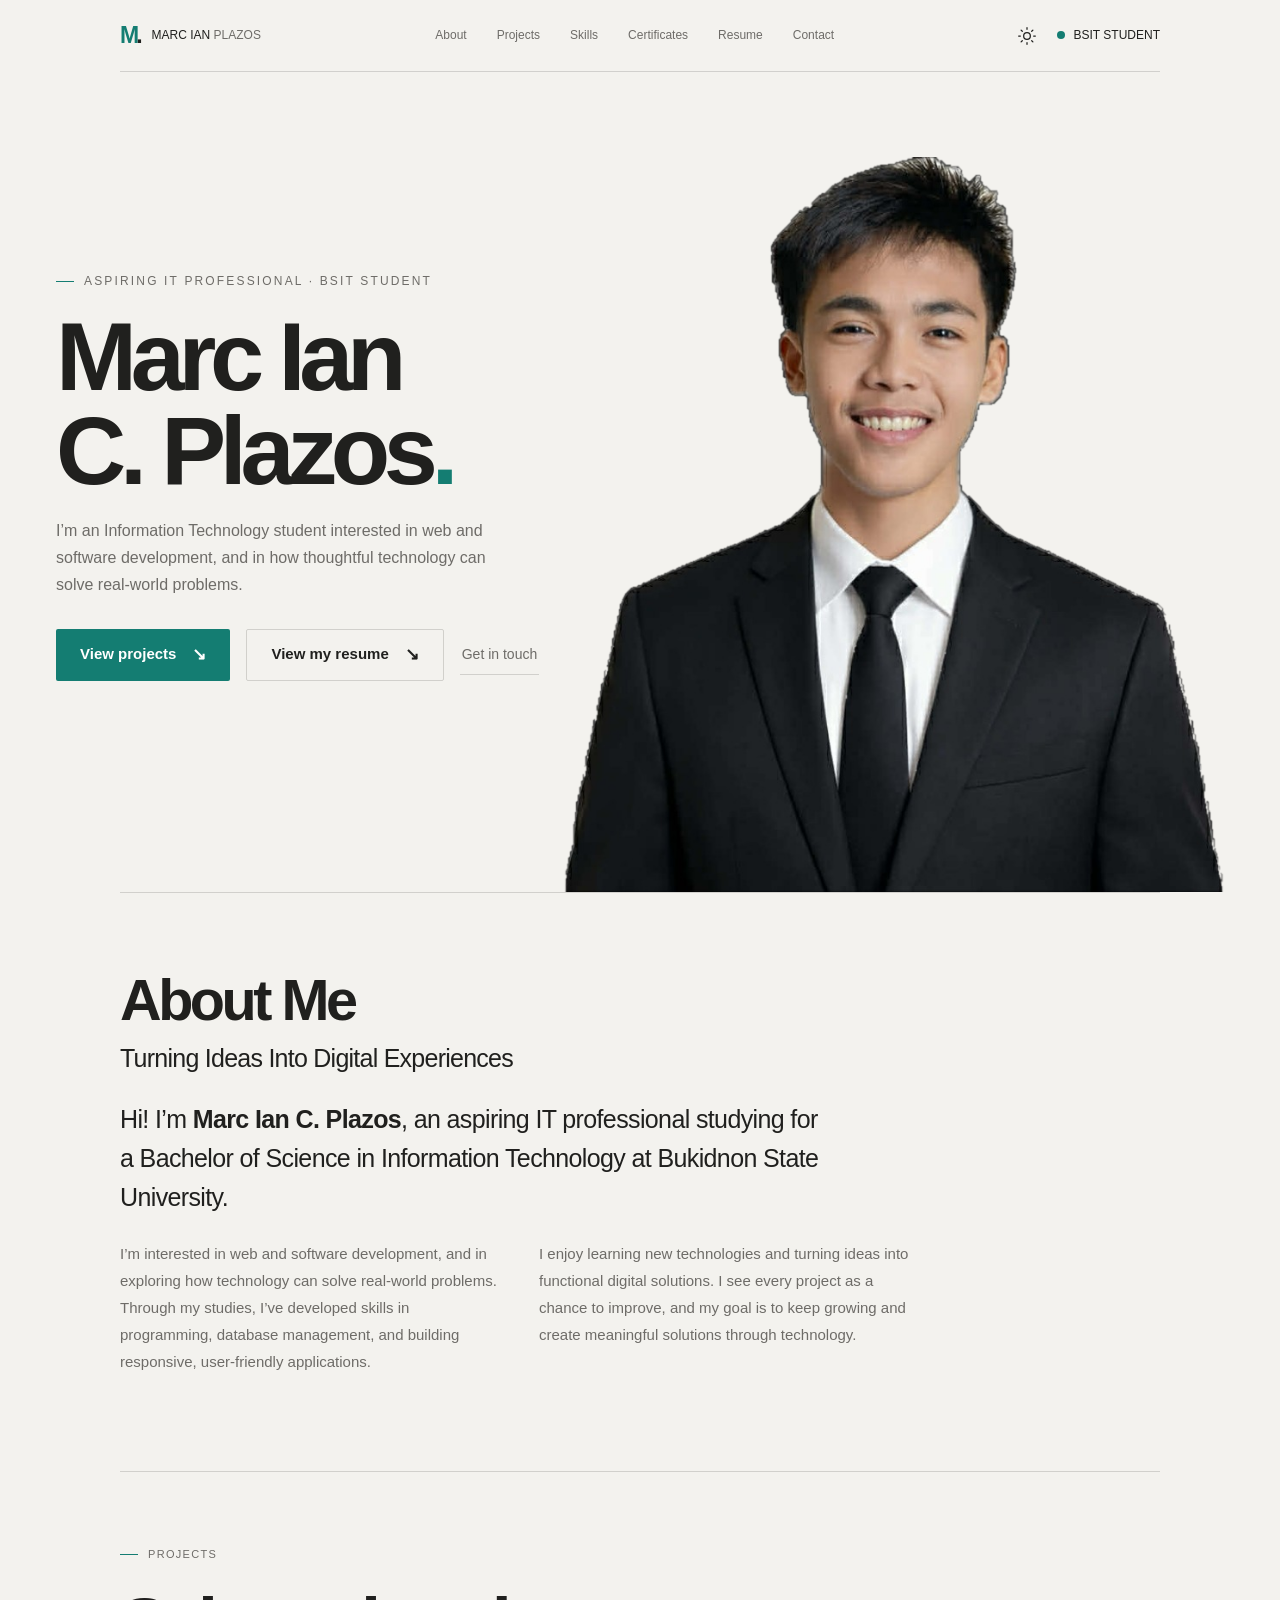
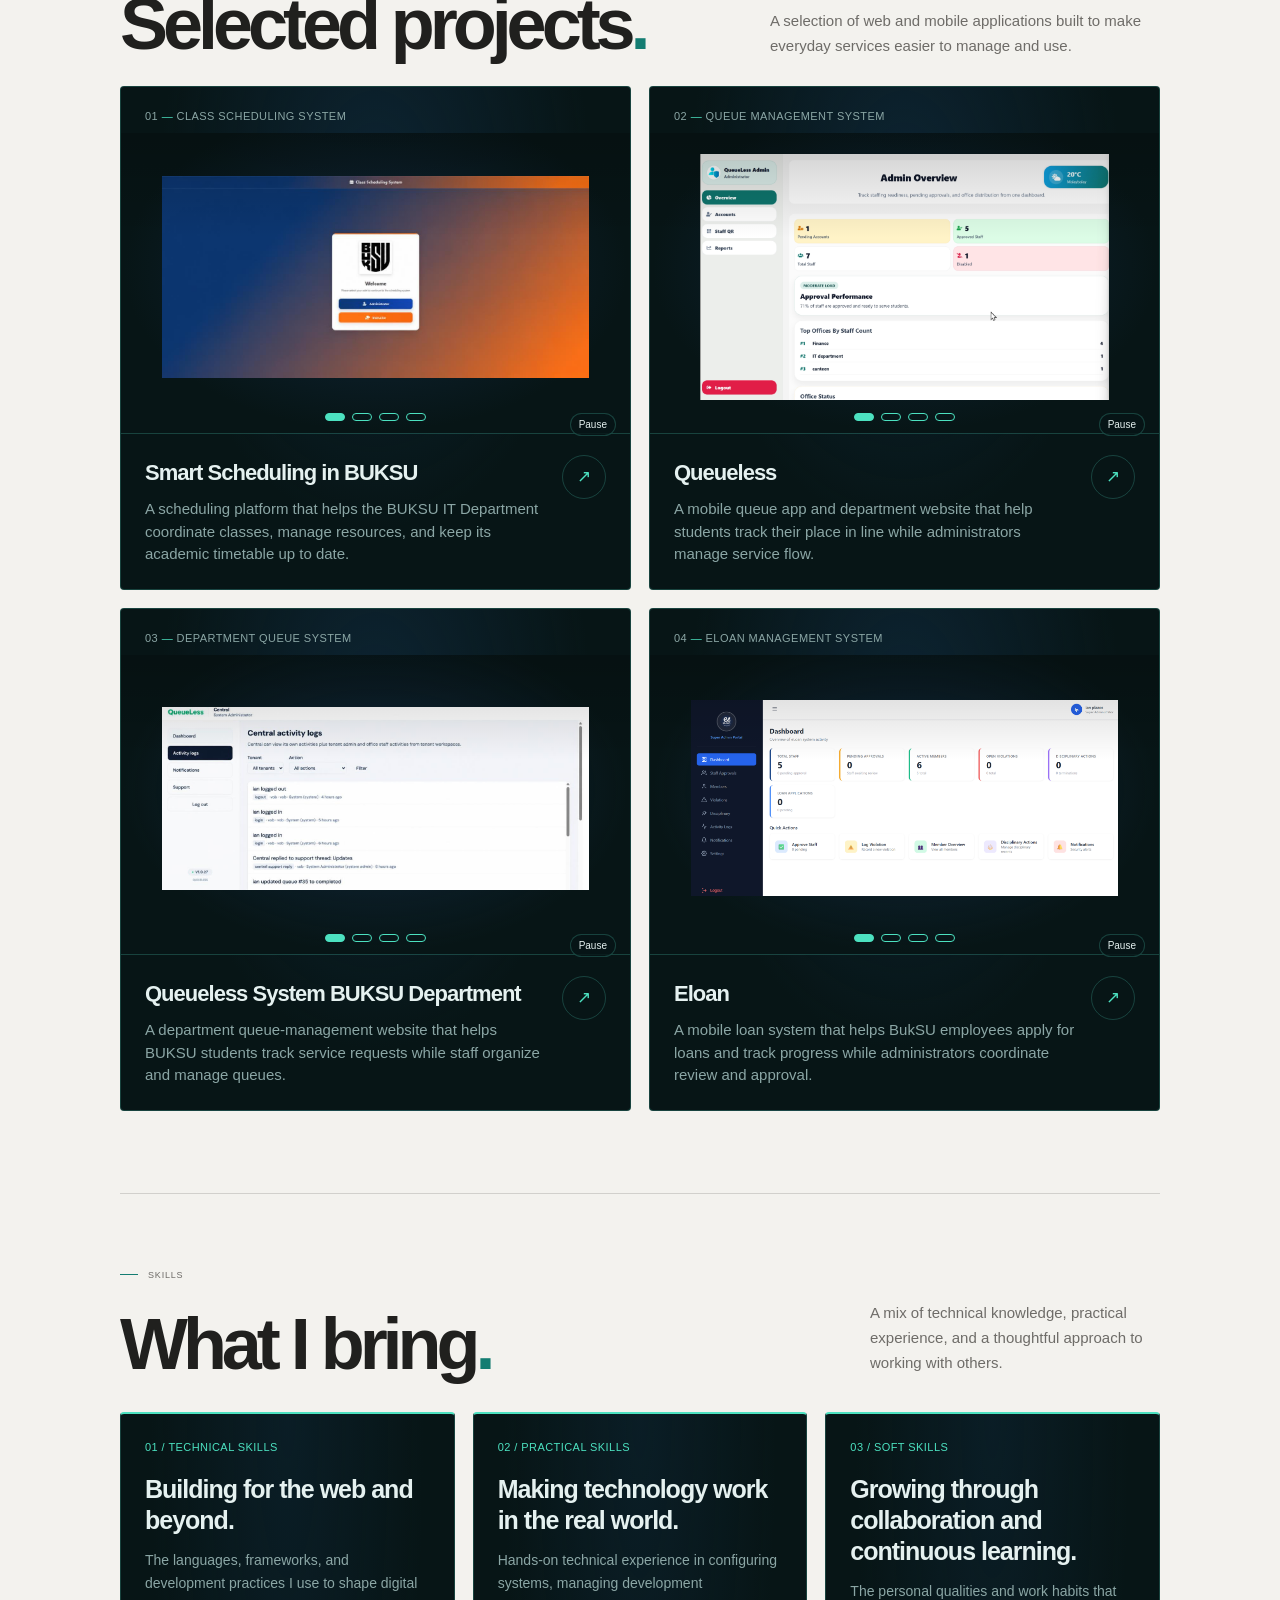
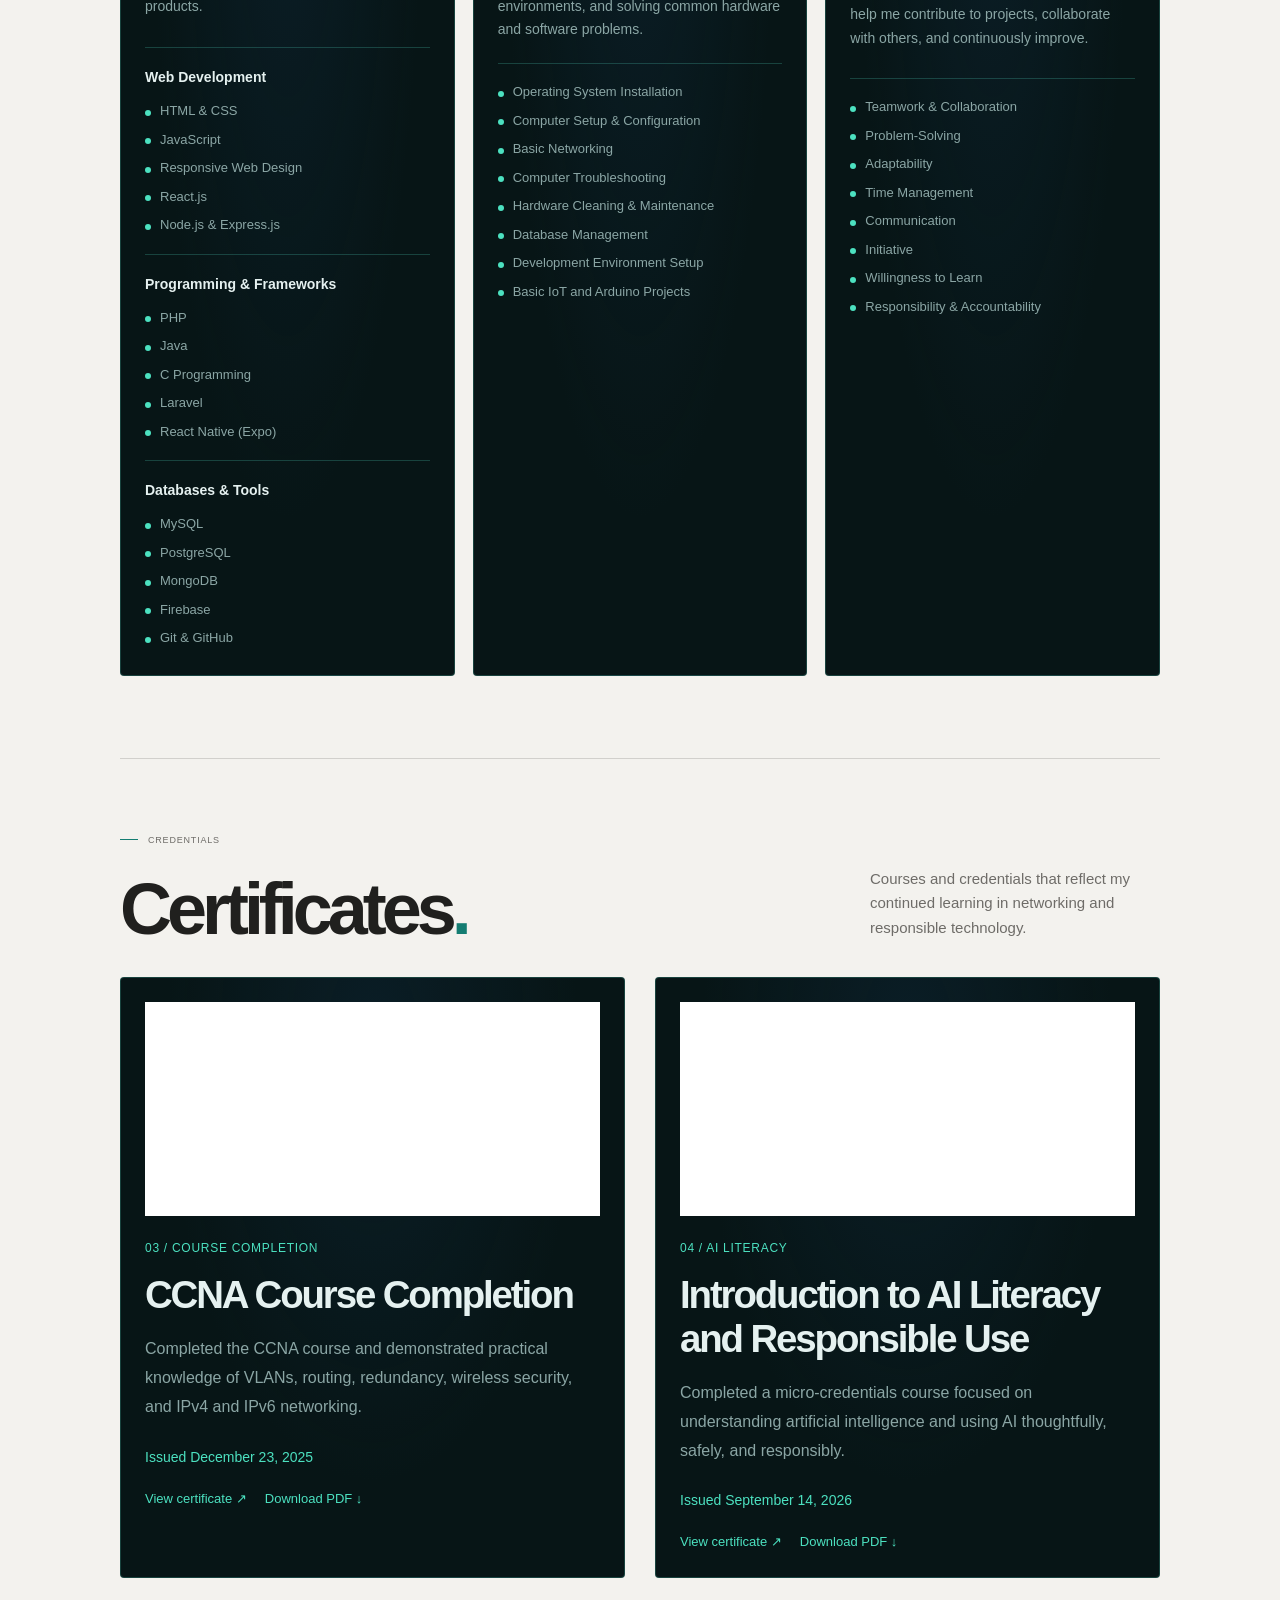
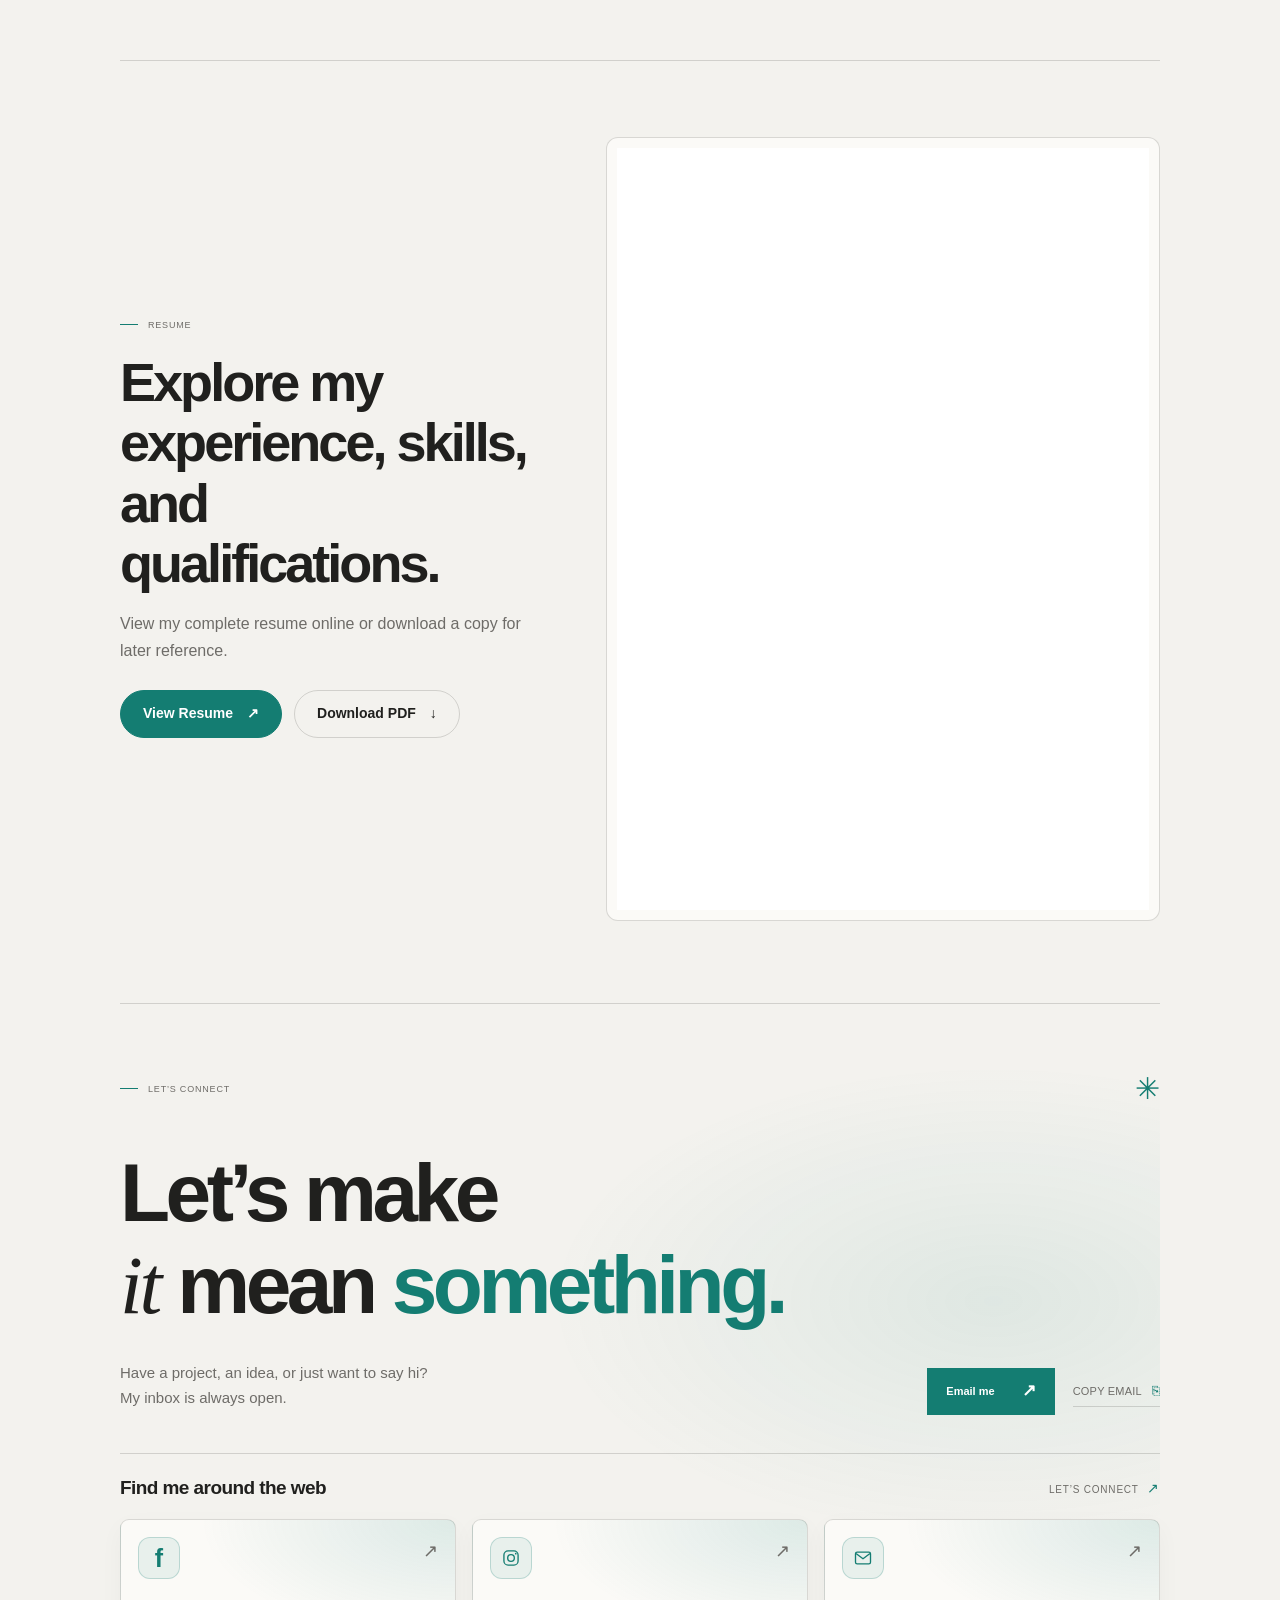
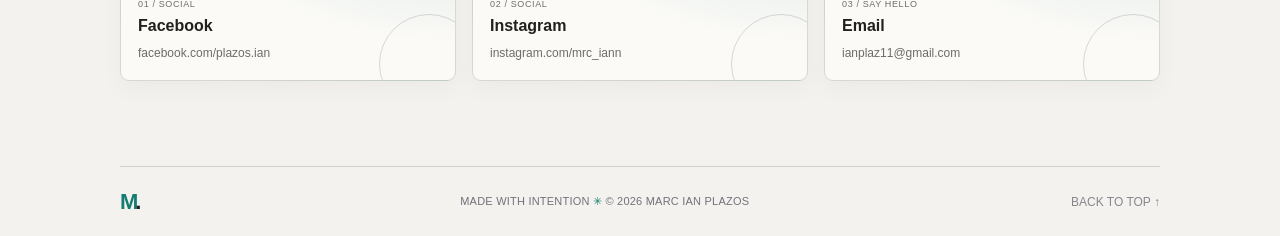
<file: Portfolio/index.html>
<!doctype html>
<html lang="en">
  <head>
    <meta charset="utf-8">
    <meta name="viewport" content="width=device-width, initial-scale=1">
    <meta name="theme-color" content="#f3f2ee">
    <meta name="description" content="The portfolio of Marc Ian C. Plazos, an Information Technology student interested in web development and practical digital solutions.">
    <title>Marc Ian C. Plazos — IT Student</title>
    <link rel="stylesheet" href="style.css">
    <script src="script.js" defer></script>
  </head>
  <body>
    <a class="skip-link" href="#main-content">Skip to content</a>
    <header class="site-header">
      <a class="brand" href="#home" aria-label="Marc Ian Plazos, home">
        <span class="brand-mark">M<span>.</span></span>
        <span class="brand-name">MARC IAN <span>PLAZOS</span></span>
      </a>
      <nav class="main-nav" id="main-nav" aria-label="Main navigation">
        <a href="#about">About</a>
        <a href="#projects">Projects</a>
        <a href="#skills">Skills</a>
        <a href="#certificates">Certificates</a>
        <a href="#resume">Resume</a>
        <a href="#contact">Contact</a>
      </nav>
      <div class="header-actions">
        <button class="icon-button theme-toggle" type="button" aria-label="Switch to light theme" title="Toggle color theme">
          <svg class="sun-icon" viewBox="0 0 24 24" aria-hidden="true"><circle cx="12" cy="12" r="4"></circle><path d="M12 2v2m0 16v2M4.93 4.93l1.42 1.42m11.3 11.3 1.42 1.42M2 12h2m16 0h2M4.93 19.07l1.42-1.42m11.3-11.3 1.42-1.42"></path></svg>
        </button>
        <a class="availability" href="#about"><span class="status-dot"></span> BSIT STUDENT</a>
        <button class="icon-button menu-toggle" type="button" aria-label="Open navigation menu" aria-expanded="false" aria-controls="main-nav">
          <span></span><span></span>
        </button>
      </div>
    </header>

    <main id="main-content">
      <section class="hero section-shell" id="home">
        <div class="hero-copy">
          <p class="eyebrow"><span class="eyebrow-line"></span> ASPIRING IT PROFESSIONAL · BSIT STUDENT</p>
          <h1>Marc Ian<br>C. Plazos<span class="accent-period">.</span></h1>
          <p class="hero-description">I’m an Information Technology student interested in web and software development, and in how thoughtful technology can solve real-world problems.</p>
          <div class="hero-actions">
            <a class="button button-primary" href="#projects">View projects <span aria-hidden="true">↘</span></a>
            <a class="button button-secondary" href="#resume">View my resume <span aria-hidden="true">↘</span></a>
            <a class="hero-contact-link" href="#contact">Get in touch</a>
          </div>
        </div>

        <figure class="hero-photo">
          <img src="assets/profile-photo.png" alt="Marc Ian Plazos">
        </figure>

        <a class="scroll-cue" href="#projects"><span class="scroll-line"></span> SCROLL TO EXPLORE</a>
      </section>

      <section class="about-section section-shell" id="about" aria-labelledby="about-heading">
        <div class="about-layout">
          <div class="about-content" data-reveal>
            <div class="about-title">
              <h2 id="about-heading">About Me</h2>
              <h3>Turning Ideas Into Digital Experiences</h3>
            </div>
            <p class="about-intro">Hi! I’m <strong>Marc Ian C. Plazos</strong>, an aspiring IT professional studying for a Bachelor of Science in Information Technology at Bukidnon State University.</p>
            <div class="about-details">
              <p class="about-body">I’m interested in web and software development, and in exploring how technology can solve real-world problems. Through my studies, I’ve developed skills in programming, database management, and building responsive, user-friendly applications.</p>
              <p class="about-body">I enjoy learning new technologies and turning ideas into functional digital solutions. I see every project as a chance to improve, and my goal is to keep growing and create meaningful solutions through technology.</p>
            </div>
          </div>
        </div>
      </section>

      <section class="work-section section-shell" id="projects" aria-labelledby="projects-heading">
        <div class="section-heading">
          <div><p class="eyebrow"><span class="eyebrow-line"></span> PROJECTS</p><h2 id="projects-heading">Selected projects<span class="accent-period">.</span></h2></div>
          <p class="section-intro">A selection of web and mobile applications built to make everyday services easier to manage and use.</p>
        </div>
        <div class="project-grid">
          <article class="project-card" data-reveal data-project-card data-title="Smart Scheduling in BUKSU (IT Department)" data-category="WEB APPLICATION" data-description="A web application for the BUKSU IT Department that centralizes class scheduling. It helps staff organize subjects, rooms, instructors, and time slots, making it easier to coordinate schedules, identify conflicts, and maintain an updated academic timetable." data-technologies="Class, room, instructor, and time-slot scheduling; schedule conflict identification; academic timetable management.">
            <p class="project-card-index">01 <span>—</span> CLASS SCHEDULING SYSTEM</p>
            <div class="project-carousel" data-carousel role="region" aria-roledescription="carousel" aria-label="Smart Scheduling in BUKSU screenshots">
              <div class="project-visual">
                <img class="project-image is-active" src="assets/smart-scheduling-welcome.jpg" alt="Welcome screen with administrator and instructor options" decoding="async">
                <img class="project-image" src="assets/smart-scheduling-dashboard.jpg" alt="Instructor login screen for the BUKSU class scheduling system" decoding="async" aria-hidden="true">
                <img class="project-image" src="assets/smart-scheduling-notifications.jpg" alt="Notifications screen showing class schedule updates" decoding="async" aria-hidden="true">
                <img class="project-image" src="assets/smart-scheduling-management.jpg" alt="Schedule management screen showing class sections and timetable entries" decoding="async" aria-hidden="true">
              </div>
              <div class="project-carousel-controls">
                <div class="project-carousel-dots" role="group" aria-label="Select project screenshot">
                  <button type="button" aria-label="Show screenshot 1 of 4" aria-current="true"></button><button type="button" aria-label="Show screenshot 2 of 4"></button><button type="button" aria-label="Show screenshot 3 of 4"></button><button type="button" aria-label="Show screenshot 4 of 4"></button>
                </div>
                <button class="project-carousel-toggle" type="button" aria-label="Pause slideshow" aria-pressed="false">Pause</button>
              </div>
            </div>
            <div class="project-info"><div><h3>Smart Scheduling in BUKSU</h3><p class="project-description">A scheduling platform that helps the BUKSU IT Department coordinate classes, manage resources, and keep its academic timetable up to date.</p></div><button class="project-open" type="button" data-project="0" aria-label="View Smart Scheduling in BUKSU details">↗</button></div>
          </article>
          <article class="project-card" data-reveal data-project-card data-title="Queueless" data-category="QUEUE MANAGEMENT APPLICATION" data-description="A phone-based queue application that lets students join a queue, view their position, and monitor service progress without waiting in person. It is paired with a department website where administrators manage queue entries, update service status, and serve students in an organized order." data-technologies="Firebase; Expo Go; mobile queue app; department queue management website.">
            <p class="project-card-index">02 <span>—</span> QUEUE MANAGEMENT SYSTEM</p>
            <div class="project-carousel" data-carousel role="region" aria-roledescription="carousel" aria-label="Queueless mobile app and admin website screenshots">
              <div class="project-visual">
                <img class="project-image is-active" src="assets/queueless-admin-overview.png" alt="Queueless administrator dashboard with account and staffing overview" loading="lazy" decoding="async">
                <img class="project-image" src="assets/queueless-staff-welcome.png" alt="Queueless staff welcome screen with account creation and start options" loading="lazy" decoding="async" aria-hidden="true">
                <img class="project-image" src="assets/queueless-generate-qr.png" alt="Queueless mobile screen for generating a service queue QR code" loading="lazy" decoding="async" aria-hidden="true">
                <img class="project-image" src="assets/queueless-profile.png" alt="Queueless mobile profile with registered account and department details" loading="lazy" decoding="async" aria-hidden="true">
              </div>
              <div class="project-carousel-controls">
                <div class="project-carousel-dots" role="group" aria-label="Select project screenshot">
                  <button type="button" aria-label="Show screenshot 1 of 4" aria-current="true"></button><button type="button" aria-label="Show screenshot 2 of 4"></button><button type="button" aria-label="Show screenshot 3 of 4"></button><button type="button" aria-label="Show screenshot 4 of 4"></button>
                </div>
                <button class="project-carousel-toggle" type="button" aria-label="Pause slideshow" aria-pressed="false">Pause</button>
              </div>
            </div>
            <div class="project-info"><div><h3>Queueless</h3><p class="project-description">A mobile queue app and department website that help students track their place in line while administrators manage service flow.</p></div><button class="project-open" type="button" data-project="1" aria-label="View Queueless project details">↗</button></div>
          </article>
          <article class="project-card" data-reveal data-project-card data-title="Queueless System BUKSU Department" data-category="DEPARTMENT QUEUE-MANAGEMENT WEBSITE" data-description="A department queue-management website that digitizes the process of requesting and tracking services at BUKSU. Students can join a queue and follow the service process conveniently, while staff manage requests and serve people in order." data-technologies="Laravel; PHP; Blade; XAMPP; HTML; CSS; JavaScript.">
            <p class="project-card-index">03 <span>—</span> DEPARTMENT QUEUE SYSTEM</p>
            <div class="project-carousel" data-carousel role="region" aria-roledescription="carousel" aria-label="Queueless BUKSU department website screenshots">
              <div class="project-visual">
                <img class="project-image is-active" src="assets/queueless-department-activity-logs.jpg" alt="Queueless central administrator activity logs for tenant and office activity" loading="lazy" decoding="async">
                <img class="project-image" src="assets/queueless-department-dashboard.jpg" alt="Queueless central dashboard showing tenants, plans, and subscriptions" loading="lazy" decoding="async" aria-hidden="true">
                <img class="project-image" src="assets/queueless-department-support.jpg" alt="Queueless central support inbox with tenant conversation" loading="lazy" decoding="async" aria-hidden="true">
                <img class="project-image" src="assets/queueless-department-notifications.jpg" alt="Queueless central notifications showing a support thread update" loading="lazy" decoding="async" aria-hidden="true">
              </div>
              <div class="project-carousel-controls">
                <div class="project-carousel-dots" role="group" aria-label="Select project screenshot">
                  <button type="button" aria-label="Show screenshot 1 of 4" aria-current="true"></button><button type="button" aria-label="Show screenshot 2 of 4"></button><button type="button" aria-label="Show screenshot 3 of 4"></button><button type="button" aria-label="Show screenshot 4 of 4"></button>
                </div>
                <button class="project-carousel-toggle" type="button" aria-label="Pause slideshow" aria-pressed="false">Pause</button>
              </div>
            </div>
            <div class="project-info"><div><h3>Queueless System BUKSU Department</h3><p class="project-description">A department queue-management website that helps BUKSU students track service requests while staff organize and manage queues.</p></div><button class="project-open" type="button" data-project="2" aria-label="View Queueless System BUKSU Department details">↗</button></div>
          </article>
          <article class="project-card" data-reveal data-project-card data-title="Eloan" data-category="MOBILE LOAN APPLICATION SYSTEM" data-description="A mobile loan application system with face verification that allows BukSU employees to conveniently apply for loans, track application status, and manage loan transactions while administrators streamline loan processing and approval." data-technologies="Mobile application; face verification; loan application and status tracking; loan transaction management; administrative processing and approval.">
            <p class="project-card-index">04 <span>—</span> ELOAN MANAGEMENT SYSTEM</p>
            <div class="project-carousel" data-carousel role="region" aria-roledescription="carousel" aria-label="Eloan application and administrator screenshots">
              <div class="project-visual">
                <img class="project-image is-active" src="assets/eloan-super-admin-dashboard.png" alt="Eloan super administrator dashboard showing staff, members, approvals, and loan applications" loading="lazy" decoding="async">
                <img class="project-image" src="assets/eloan-bookkeeper-application-review.png" alt="Eloan bookkeeper application review with loan and applicant information and verification actions" loading="lazy" decoding="async" aria-hidden="true">
                <img class="project-image" src="assets/eloan-role-selection.png" alt="Eloan registration role selection for bookkeeper, treasurer, credit committee, and account member officer" loading="lazy" decoding="async" aria-hidden="true">
                <img class="project-image" src="assets/eloan-credit-committee-dashboard.png" alt="Eloan credit committee dashboard showing applications awaiting review and recent decisions" loading="lazy" decoding="async" aria-hidden="true">
              </div>
              <div class="project-carousel-controls">
                <div class="project-carousel-dots" role="group" aria-label="Select project screenshot">
                  <button type="button" aria-label="Show screenshot 1 of 4" aria-current="true"></button><button type="button" aria-label="Show screenshot 2 of 4"></button><button type="button" aria-label="Show screenshot 3 of 4"></button><button type="button" aria-label="Show screenshot 4 of 4"></button>
                </div>
                <button class="project-carousel-toggle" type="button" aria-label="Pause slideshow" aria-pressed="false">Pause</button>
              </div>
            </div>
            <div class="project-info"><div><h3>Eloan</h3><p class="project-description">A mobile loan system that helps BukSU employees apply for loans and track progress while administrators coordinate review and approval.</p></div><button class="project-open" type="button" data-project="3" aria-label="View Eloan project details">↗</button></div>
          </article>
        </div>
      </section>

      <section class="skills-section section-shell" id="skills" aria-labelledby="skills-heading">
        <div class="section-heading">
          <div><p class="eyebrow"><span class="eyebrow-line"></span> SKILLS</p><h2 id="skills-heading">What I bring<span class="accent-period">.</span></h2></div>
          <p class="section-intro">A mix of technical knowledge, practical experience, and a thoughtful approach to working with others.</p>
        </div>
        <div class="skills-grid">
          <article class="skills-card" data-reveal>
            <p class="skills-card-index">01 / TECHNICAL SKILLS</p>
            <h3>Building for the web and beyond.</h3>
            <p class="skills-card-description">The languages, frameworks, and development practices I use to shape digital products.</p>
            <div class="skills-group">
              <h4>Web Development</h4>
              <ul>
                <li>HTML &amp; CSS</li>
                <li>JavaScript</li>
                <li>Responsive Web Design</li>
                <li>React.js</li>
                <li>Node.js &amp; Express.js</li>
              </ul>
            </div>
            <div class="skills-group">
              <h4>Programming &amp; Frameworks</h4>
              <ul>
                <li>PHP</li>
                <li>Java</li>
                <li>C Programming</li>
                <li>Laravel</li>
                <li>React Native (Expo)</li>
              </ul>
            </div>
            <div class="skills-group">
              <h4>Databases &amp; Tools</h4>
              <ul>
                <li>MySQL</li>
                <li>PostgreSQL</li>
                <li>MongoDB</li>
                <li>Firebase</li>
                <li>Git &amp; GitHub</li>
              </ul>
            </div>
          </article>
          <article class="skills-card" data-reveal>
            <p class="skills-card-index">02 / PRACTICAL SKILLS</p>
            <h3>Making technology work in the real world.</h3>
            <p class="skills-card-description">Hands-on technical experience in configuring systems, managing development environments, and solving common hardware and software problems.</p>
            <div class="skills-group">
              <ul>
                <li>Operating System Installation</li>
                <li>Computer Setup &amp; Configuration</li>
                <li>Basic Networking</li>
                <li>Computer Troubleshooting</li>
                <li>Hardware Cleaning &amp; Maintenance</li>
                <li>Database Management</li>
                <li>Development Environment Setup</li>
                <li>Basic IoT and Arduino Projects</li>
              </ul>
            </div>
          </article>
          <article class="skills-card" data-reveal>
            <p class="skills-card-index">03 / SOFT SKILLS</p>
            <h3>Growing through collaboration and continuous learning.</h3>
            <p class="skills-card-description">The personal qualities and work habits that help me contribute to projects, collaborate with others, and continuously improve.</p>
            <div class="skills-group">
              <ul>
                <li>Teamwork &amp; Collaboration</li>
                <li>Problem-Solving</li>
                <li>Adaptability</li>
                <li>Time Management</li>
                <li>Communication</li>
                <li>Initiative</li>
                <li>Willingness to Learn</li>
                <li>Responsibility &amp; Accountability</li>
              </ul>
            </div>
          </article>
        </div>
      </section>

      <section class="certificates-section section-shell" id="certificates" aria-labelledby="certificates-heading">
        <div class="section-heading">
          <div><p class="eyebrow"><span class="eyebrow-line"></span> CREDENTIALS</p><h2 id="certificates-heading">Certificates<span class="accent-period">.</span></h2></div>
          <p class="section-intro">Courses and credentials that reflect my continued learning in networking and responsible technology.</p>
        </div>
        <div class="certificate-grid">
          <article class="certificate-card">
            <div class="certificate-preview">
              <iframe src="assets/ccna-switching-routing-wireless-essentials-certificate.pdf#view=Fit&amp;toolbar=0&amp;navpanes=0" title="CCNA course completion certificate preview" loading="lazy" scrolling="no" tabindex="-1"></iframe>
              <a class="certificate-preview-link" href="assets/ccna-switching-routing-wireless-essentials-certificate.pdf" target="_blank" rel="noopener" aria-label="View CCNA course completion certificate"></a>
            </div>
            <p class="certificate-index">03 / COURSE COMPLETION</p>
            <h3>CCNA Course Completion</h3>
            <p class="certificate-description">Completed the CCNA course and demonstrated practical knowledge of VLANs, routing, redundancy, wireless security, and IPv4 and IPv6 networking.</p>
            <p class="certificate-issued">Issued December 23, 2025</p>
            <div class="certificate-actions">
              <a href="assets/ccna-switching-routing-wireless-essentials-certificate.pdf" target="_blank" rel="noopener">View certificate <span aria-hidden="true">↗</span></a>
              <a href="assets/ccna-switching-routing-wireless-essentials-certificate.pdf" download="Marc-Ian-Plazos-CCNA-Certificate.pdf">Download PDF <span aria-hidden="true">↓</span></a>
            </div>
          </article>
          <article class="certificate-card">
            <div class="certificate-preview">
              <iframe src="assets/introduction-to-ai-literacy-certificate.pdf#view=Fit&amp;toolbar=0&amp;navpanes=0" title="Introduction to AI Literacy and Responsible Use certificate preview" loading="lazy" scrolling="no" tabindex="-1"></iframe>
              <a class="certificate-preview-link" href="assets/introduction-to-ai-literacy-certificate.pdf" target="_blank" rel="noopener" aria-label="View Introduction to AI Literacy and Responsible Use certificate"></a>
            </div>
            <p class="certificate-index">04 / AI LITERACY</p>
            <h3>Introduction to AI Literacy and Responsible Use</h3>
            <p class="certificate-description">Completed a micro-credentials course focused on understanding artificial intelligence and using AI thoughtfully, safely, and responsibly.</p>
            <p class="certificate-issued">Issued September 14, 2026</p>
            <div class="certificate-actions">
              <a href="assets/introduction-to-ai-literacy-certificate.pdf" target="_blank" rel="noopener">View certificate <span aria-hidden="true">↗</span></a>
              <a href="assets/introduction-to-ai-literacy-certificate.pdf" download="Marc-Ian-Plazos-AI-Literacy-Certificate.pdf">Download PDF <span aria-hidden="true">↓</span></a>
            </div>
          </article>
        </div>
      </section>

      <section class="resume-section section-shell" id="resume" aria-labelledby="resume-heading">
        <div class="resume-copy">
          <p class="eyebrow"><span class="eyebrow-line"></span> RESUME</p>
          <h2 id="resume-heading">Explore my experience, skills, and qualifications.</h2>
          <p class="resume-description">View my complete resume online or download a copy for later reference.</p>
          <div class="resume-actions">
            <a class="resume-action resume-action-primary" href="assets/Marc-Ian-Plazos-Resume.pdf" target="_blank" rel="noopener" aria-label="View my resume in a new tab">View Resume <span aria-hidden="true">↗</span></a>
            <a class="resume-action resume-action-secondary" href="assets/Marc-Ian-Plazos-Resume.pdf" download="Marc-Ian-Plazos-Resume.pdf">Download PDF <span aria-hidden="true">↓</span></a>
          </div>
        </div>
        <div class="resume-preview">
          <iframe src="assets/Marc-Ian-Plazos-Resume.pdf#view=Fit&amp;toolbar=0&amp;navpanes=0" title="Resume PDF preview" loading="lazy" scrolling="no"></iframe>
        </div>
      </section>

      <section class="contact-section section-shell" id="contact" aria-labelledby="contact-heading">
        <div class="contact-top"><p class="eyebrow"><span class="eyebrow-line"></span> LET’S CONNECT</p><span class="contact-asterisk" aria-hidden="true">✳</span></div>
        <h2 id="contact-heading">Let’s make<br><span class="serif-word">it</span> mean <span class="accent-text">something.</span></h2>
        <div class="contact-bottom">
          <p>Have a project, an idea, or just want to say hi?<br>My inbox is always open.</p>
          <div class="contact-actions">
            <a class="button button-primary" href="mailto:ianplaz11@gmail.com">Email me <span aria-hidden="true">↗</span></a>
            <button class="copy-email" type="button" data-email="ianplaz11@gmail.com">COPY EMAIL <span aria-hidden="true">⎘</span></button>
          </div>
        </div>
        <div class="social-heading">
          <p>Find me around the web</p>
          <span>LET’S CONNECT <span aria-hidden="true">↗</span></span>
        </div>
        <nav class="social-links" aria-label="Social media and email">
          <a class="social-card" data-reveal href="https://www.facebook.com/plazos.ian" target="_blank" rel="noopener noreferrer" aria-label="Visit Marc Ian on Facebook (opens in a new tab)">
            <span class="social-card-top">
              <span class="social-icon facebook-icon" aria-hidden="true">f</span>
              <span class="social-arrow" aria-hidden="true">↗</span>
            </span>
            <span class="social-copy"><small>01 / SOCIAL</small><strong>Facebook</strong><span>facebook.com/plazos.ian</span></span>
          </a>
          <a class="social-card" data-reveal href="https://www.instagram.com/mrc_iann/" target="_blank" rel="noopener noreferrer" aria-label="Visit Marc Ian on Instagram (opens in a new tab)">
            <span class="social-card-top">
              <span class="social-icon" aria-hidden="true">
                <svg viewBox="0 0 24 24"><rect x="3.5" y="3.5" width="17" height="17" rx="5"></rect><circle cx="12" cy="12" r="4"></circle><circle class="icon-dot" cx="17.7" cy="6.8" r="1"></circle></svg>
              </span>
              <span class="social-arrow" aria-hidden="true">↗</span>
            </span>
            <span class="social-copy"><small>02 / SOCIAL</small><strong>Instagram</strong><span>instagram.com/mrc_iann</span></span>
          </a>
          <a class="social-card" data-reveal href="mailto:ianplaz11@gmail.com">
            <span class="social-card-top">
              <span class="social-icon" aria-hidden="true">
                <svg viewBox="0 0 24 24"><rect x="3" y="5" width="18" height="14" rx="2"></rect><path d="m4 7 8 6 8-6"></path></svg>
              </span>
              <span class="social-arrow" aria-hidden="true">↗</span>
            </span>
            <span class="social-copy"><small>03 / SAY HELLO</small><strong>Email</strong><span>ianplaz11@gmail.com</span></span>
          </a>
        </nav>
        <p class="copy-status" aria-live="polite"></p>
      </section>
    </main>

    <footer class="site-footer section-shell"><a class="footer-brand" href="#home">M<span>.</span></a><span>MADE WITH INTENTION <span class="footer-heart">✳</span> © <span id="current-year"></span> MARC IAN PLAZOS</span><a class="back-top" href="#home">BACK TO TOP ↑</a></footer>

    <dialog class="project-dialog" aria-labelledby="dialog-title" aria-describedby="dialog-description">
      <button class="dialog-close" type="button" aria-label="Close project details">×</button>
      <p class="eyebrow"><span class="eyebrow-line"></span> PROJECT NOTES</p>
      <p class="dialog-category"></p><h2 id="dialog-title"></h2><p class="dialog-description" id="dialog-description"></p>
      <div class="dialog-technologies"><span>PROJECT DETAILS</span><p class="dialog-technology-list"></p></div>
    </dialog>
  </body>
</html>
</file>
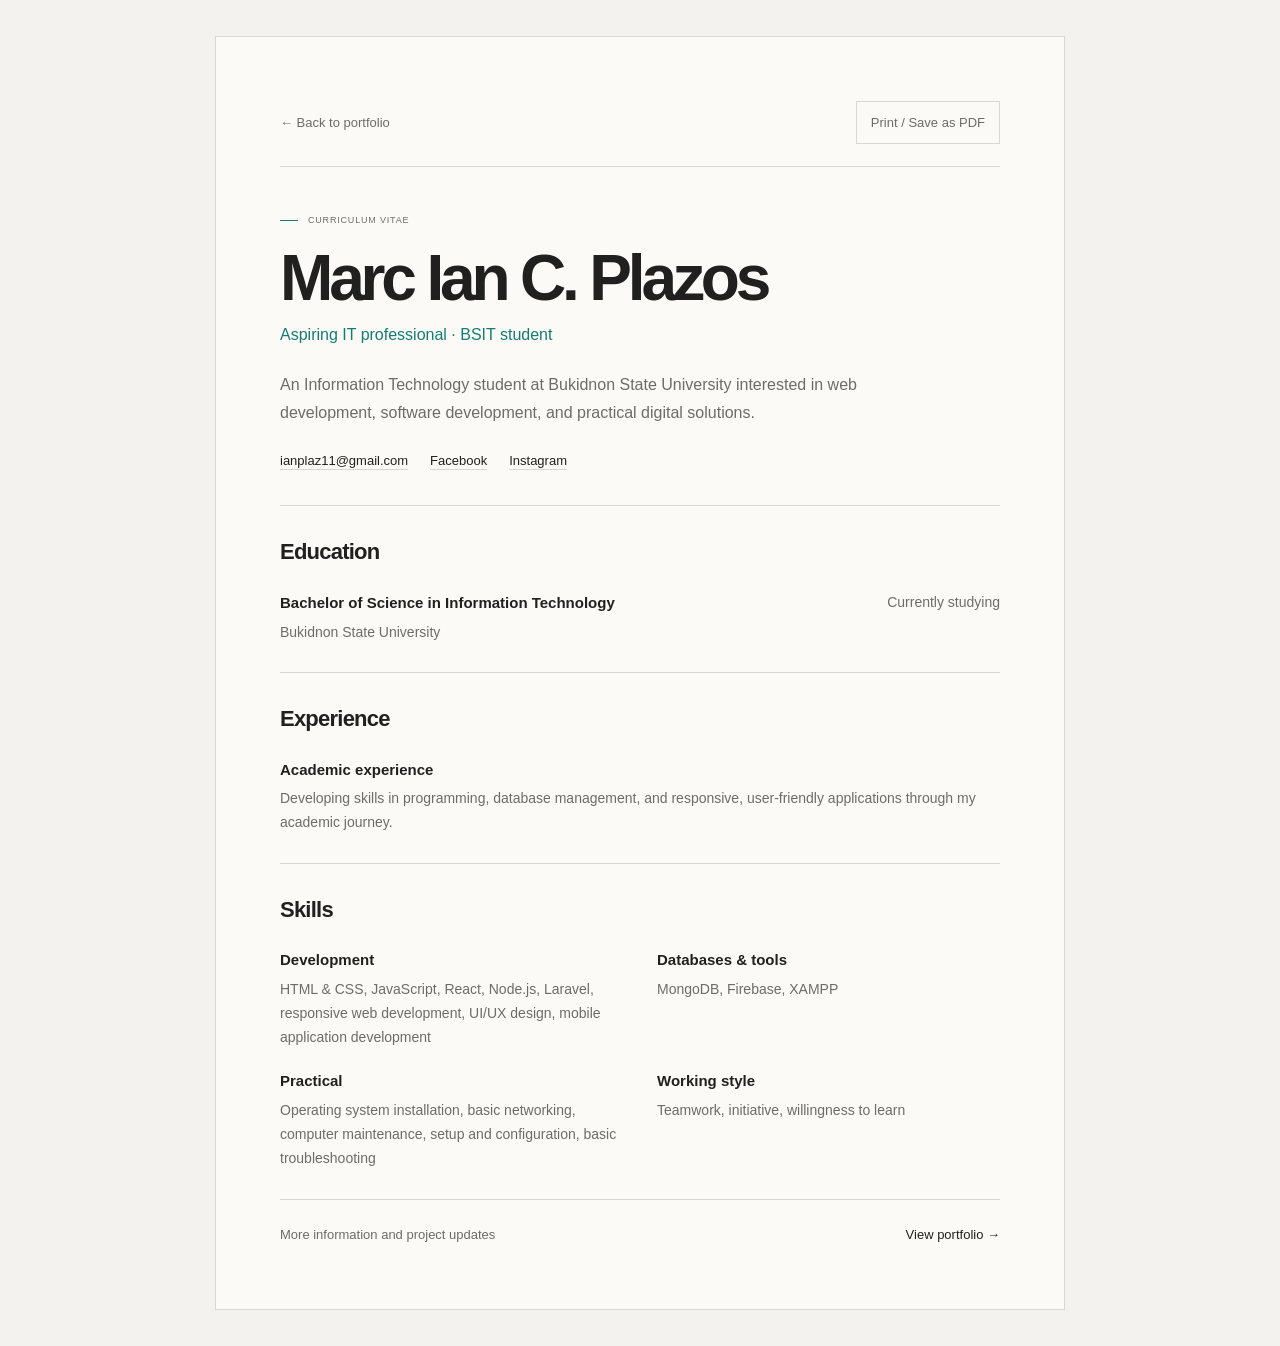
<file: Portfolio/cv.html>
<!doctype html>
<html lang="en">
  <head>
    <meta charset="utf-8">
    <meta name="viewport" content="width=device-width, initial-scale=1">
    <meta name="theme-color" content="#f3f2ee">
    <meta name="description" content="Curriculum vitae of Marc Ian C. Plazos.">
    <title>CV — Marc Ian C. Plazos</title>
    <link rel="stylesheet" href="style.css">
    <script src="cv.js" defer></script>
  </head>
  <body class="cv-page light-theme">
    <main class="cv-sheet">
      <header class="cv-header">
        <a class="cv-back" href="index.html">← Back to portfolio</a>
        <button class="cv-print" type="button">Print / Save as PDF</button>
      </header>

      <section class="cv-intro" aria-labelledby="cv-name">
        <p class="eyebrow"><span class="eyebrow-line"></span> CURRICULUM VITAE</p>
        <h1 id="cv-name">Marc Ian C. Plazos</h1>
        <p class="cv-role">Aspiring IT professional · BSIT student</p>
        <p class="cv-summary">An Information Technology student at Bukidnon State University interested in web development, software development, and practical digital solutions.</p>
        <div class="cv-contacts">
          <a href="mailto:ianplaz11@gmail.com">ianplaz11@gmail.com</a>
          <a href="https://www.facebook.com/plazos.ian">Facebook</a>
          <a href="https://www.instagram.com/mrc_iann/">Instagram</a>
        </div>
      </section>

      <section class="cv-section" aria-labelledby="cv-education">
        <h2 id="cv-education">Education</h2>
        <article class="cv-entry">
          <div>
            <h3>Bachelor of Science in Information Technology</h3>
            <p>Bukidnon State University</p>
          </div>
          <span>Currently studying</span>
        </article>
      </section>

      <section class="cv-section" aria-labelledby="cv-experience">
        <h2 id="cv-experience">Experience</h2>
        <article class="cv-entry">
          <div>
            <h3>Academic experience</h3>
            <p>Developing skills in programming, database management, and responsive, user-friendly applications through my academic journey.</p>
          </div>
        </article>
      </section>

      <section class="cv-section" aria-labelledby="cv-skills">
        <h2 id="cv-skills">Skills</h2>
        <div class="cv-skills">
          <div><h3>Development</h3><p>HTML &amp; CSS, JavaScript, React, Node.js, Laravel, responsive web development, UI/UX design, mobile application development</p></div>
          <div><h3>Databases &amp; tools</h3><p>MongoDB, Firebase, XAMPP</p></div>
          <div><h3>Practical</h3><p>Operating system installation, basic networking, computer maintenance, setup and configuration, basic troubleshooting</p></div>
          <div><h3>Working style</h3><p>Teamwork, initiative, willingness to learn</p></div>
        </div>
      </section>

      <footer class="cv-footer">
        <span>More information and project updates</span>
        <a href="index.html#projects">View portfolio →</a>
      </footer>
    </main>
  </body>
</html>
</file>
<file: Portfolio/style.css>
:root {
  color-scheme: dark;
  --bg: #09090d;
  --surface: #111116;
  --surface-soft: #17171e;
  --text: #f0eff0;
  --muted: #89878f;
  --line: rgba(240, 239, 240, .13);
  --accent: #4ce1c0;
  --accent-ink: #071516;
  --serif: Georgia, "Times New Roman", serif;
  --mono: "DM Mono", monospace;
  --sans: "Manrope", sans-serif;
  --feature-bg: #071516;
  --feature-border: rgba(75, 197, 178, .26);
  --feature-text: #e5f1f0;
  --feature-muted: #8ba6a5;
  --feature-accent: #4ce1c0;
}

*, *::before, *::after { box-sizing: border-box; }
html { scroll-behavior: smooth; scroll-padding-top: 96px; }
body { margin: 0; background: var(--bg); color: var(--text); font-family: var(--sans); font-size: 14px; -webkit-font-smoothing: antialiased; }
body.menu-open { overflow: hidden; }
button, a { color: inherit; font: inherit; }
a { text-decoration: none; }
button { cursor: pointer; }
::selection { color: var(--accent-ink); background: var(--accent); }
.page-noise { position: fixed; inset: 0; z-index: 4; pointer-events: none; opacity: .14; background-image: url("data:image/svg+xml,%3Csvg viewBox='0 0 180 180' xmlns='http://www.w3.org/2000/svg'%3E%3Cfilter id='n'%3E%3CfeTurbulence type='fractalNoise' baseFrequency='.9' numOctaves='3' stitchTiles='stitch'/%3E%3C/filter%3E%3Crect width='100%25' height='100%25' filter='url(%23n)' opacity='.16'/%3E%3C/svg%3E"); }
.section-shell, .site-header { width: min(1240px, calc(100% - 112px)); margin-inline: auto; }
.site-header {
  height: 88px;
  display: flex;
  align-items: center;
  justify-content: space-between;
  border-bottom: none;
  position: sticky;
  top: 0;
  z-index: 10;
  background: transparent;
}
.brand { display: flex; align-items: center; gap: 12px; }
.brand-mark, .footer-brand { color: var(--accent); font-size: 34px; font-weight: 800; letter-spacing: -3px; }
.brand-mark span, .footer-brand span { color: var(--text); }
.brand-name { font-family: var(--mono); font-size: 14px; letter-spacing: .12em; }
.brand-name span { color: var(--muted); }
.main-nav { display: flex; gap: 42px; margin-left: 45px; }
.main-nav a, .availability, .back-top { font-family: var(--mono); font-size: 12px; letter-spacing: .08em; }
.main-nav a { color: var(--muted); transition: color .2s ease; }
.main-nav a:hover, .back-top:hover { color: var(--accent); }
.header-actions { display: flex; align-items: center; gap: 20px; }
.availability { display: flex; align-items: center; gap: 9px; color: var(--text); font-size: 11px; }
.status-dot { width: 8px; height: 8px; border-radius: 50%; background: var(--accent); box-shadow: 0 0 12px var(--accent); animation: pulse 2s infinite; }
.icon-button { background: none; border: 0; padding: 8px; color: var(--text); }
.theme-toggle svg { display: block; width: 20px; height: 20px; fill: none; stroke: currentColor; stroke-width: 1.5; stroke-linecap: round; }
.menu-toggle { display: none; }
.hero { position: relative; min-height: 705px; display: grid; grid-template-columns: 1.15fr .85fr; align-items: center; padding-top: 34px; padding-bottom: 82px; }
.hero-copy { position: relative; z-index: 2; padding-bottom: 9px; }
.eyebrow { display: flex; align-items: center; gap: 10px; margin: 0; color: var(--muted); font: 9px var(--mono); letter-spacing: .09em; }
.eyebrow-line { display: inline-block; width: 23px; height: 1px; background: var(--accent); }
.eyebrow-index { margin-left: 7px; color: #55545c; }
h1, h2, h3, p { margin-top: 0; }
.hero h1 { margin: 34px 0 22px; font-size: clamp(66px, 8.3vw, 112px); font-weight: 600; letter-spacing: -.085em; line-height: .96; }
.serif-word { font-family: var(--serif); font-weight: 400; font-style: italic; letter-spacing: -.09em; }
.accent-text { color: var(--accent); }
.accent-period { color: var(--accent); }
.hero-description { max-width: 390px; margin-bottom: 30px; color: var(--muted); font-size: 13px; line-height: 1.9; }
.hero-actions { display: flex; align-items: center; gap: 28px; }
.button { min-height: 47px; display: inline-flex; align-items: center; justify-content: center; gap: 27px; padding: 0 19px; font-size: 11px; font-weight: 700; transition: transform .2s, background .2s, color .2s; }
.button:hover { transform: translateY(-3px); }
.button-primary { background: var(--accent); color: var(--accent-ink); }
.button-primary:hover { background: #d7ff9a; }
.button span { font-size: 17px; }
.text-link { padding-bottom: 4px; border-bottom: 1px solid var(--line); font-size: 11px; }
.text-link span { margin-left: 8px; color: var(--accent); }
.hero-meta { display: flex; align-items: center; gap: 13px; margin-top: 79px; color: #69676e; font: 8px var(--mono); letter-spacing: .08em; }
.meta-divider { width: 24px; height: 1px; background: #44434b; }
.meta-plus { color: var(--accent); }
.scroll-cue { position: absolute; left: 0; bottom: 35px; display: flex; align-items: center; gap: 12px; color: #77757c; font: 8px var(--mono); letter-spacing: .1em; }
.scroll-line { width: 34px; height: 1px; background: var(--accent); }
.work-section { padding-top: 100px; padding-bottom: 102px; border-top: 1px solid var(--line); }
.section-heading { display: flex; align-items: end; justify-content: space-between; }
.section-heading h2, .contact-section h2 { margin: 28px 0 0; font-size: clamp(42px, 6vw, 72px); font-weight: 500; letter-spacing: -.075em; line-height: 1.02; }
.section-intro { max-width: 230px; margin-bottom: 6px; color: var(--muted); font-size: 11px; line-height: 1.8; }
.filter-row { display: flex; align-items: center; gap: 9px; margin: 47px 0 25px; padding: 14px 0; border-top: 1px solid var(--line); border-bottom: 1px solid var(--line); }
.filter-label { margin-right: 10px; color: #68666f; font: 8px var(--mono); letter-spacing: .1em; }
.filter-button { display: flex; align-items: center; gap: 9px; padding: 8px 11px; border: 1px solid transparent; background: transparent; color: var(--muted); font-size: 10px; transition: .2s; }
.filter-button span { color: #6f6d75; font: 8px var(--mono); }
.filter-button:hover, .filter-button.is-active { border-color: var(--line); color: var(--text); }
.filter-button.is-active span { color: var(--accent); }
.project-grid { display: grid; grid-template-columns: 1.3fr 1fr; gap: 42px 25px; align-items: start; }
.project-card { min-width: 0; }.project-card[hidden] { display: none; }
.project-visual { position: relative; overflow: hidden; width: 100%; aspect-ratio: 1.44; display: block; padding: 0; border: 0; color: #f3f0e9; text-align: left; }
.project-visual::after { content: ""; position: absolute; inset: 0; pointer-events: none; background: linear-gradient(180deg, rgba(0,0,0,.2), transparent 35%); }
.project-image { position: absolute; inset: 0; width: 100%; height: 100%; object-fit: cover; transition: transform .35s ease; }
.project-visual:hover .project-image { transform: scale(1.035); }
.visual-index { position: absolute; z-index: 2; top: 20px; left: 20px; color: rgba(255,255,255,.9); font: 10px var(--mono); letter-spacing: .06em; }
.visual-arrow { position: absolute; z-index: 2; top: 17px; right: 18px; width: 29px; height: 29px; display: grid; place-items: center; border: 1px solid rgba(255,255,255,.27); border-radius: 50%; font-size: 13px; transition: transform .25s, background .25s; }
.project-visual:hover .visual-arrow { transform: rotate(45deg); background: rgba(255,255,255,.17); }
.project-info { display: flex; align-items: center; justify-content: space-between; padding-top: 14px; }
.project-type { margin-bottom: 5px; color: var(--muted); font: 8px var(--mono); letter-spacing: .07em; }.project-type span { color: var(--accent); padding-inline: 3px; }
.project-info h3 { margin-bottom: 0; font-size: 16px; font-weight: 500; letter-spacing: -.03em; }
.project-open { width: 32px; height: 32px; border: 1px solid var(--line); border-radius: 50%; background: transparent; transition: .2s; }.project-open:hover { border-color: var(--accent); color: var(--accent); transform: rotate(45deg); }
.work-note { margin: 57px 0 0; color: #73717a; font: 8px var(--mono); letter-spacing: .09em; }.note-star { margin-right: 9px; color: var(--accent); font-size: 13px; vertical-align: -1px; }
.about-section { padding-top: 98px; padding-bottom: 110px; border-top: 1px solid var(--line); }
.about-section .section-heading { align-items: start; }.about-section .section-heading h2 { font-size: clamp(41px, 5.2vw, 65px); }
.about-layout { display: grid; grid-template-columns: .7fr 1.3fr; gap: 9%; margin-top: 63px; }
.about-aside { padding-top: 5px; }.about-mark { color: var(--accent); font-size: 62px; font-weight: 700; letter-spacing: -.12em; }.about-mark span { color: var(--text); }.about-aside p { margin-top: 17px; color: #77757c; font: 8px/1.9 var(--mono); letter-spacing: .09em; }
.about-content { max-width: 660px; }.about-lead { max-width: 625px; margin-bottom: 21px; font-size: clamp(22px, 3vw, 35px); font-weight: 500; letter-spacing: -.045em; line-height: 1.35; }.about-lead span { color: var(--accent); font-family: var(--serif); font-style: italic; font-weight: 400; }
.about-body { max-width: 530px; margin-bottom: 36px; color: var(--muted); font-size: 11px; line-height: 2; }
.skills-row { display: grid; grid-template-columns: 110px 1fr; gap: 18px; padding-top: 20px; border-top: 1px solid var(--line); }.skills-label { color: #73717a; font: 8px var(--mono); letter-spacing: .09em; }.skill-tags { display: flex; flex-wrap: wrap; gap: 8px; }.skill-tags span { padding: 8px 10px; border: 1px solid var(--line); color: #bab8bf; font-size: 9px; }
.contact-section { position: relative; padding-top: 61px; padding-bottom: 67px; border-top: 1px solid var(--line); background: radial-gradient(ellipse at 84% 39%, rgba(20,125,114,.09), transparent 36%); }
.contact-top { display: flex; align-items: center; justify-content: space-between; }.contact-asterisk { color: var(--accent); font-size: 30px; animation: slow-spin 18s linear infinite; }
.contact-section h2 { margin-top: 48px; font-size: clamp(57px, 9.5vw, 116px); line-height: .96; }
.contact-bottom { display: flex; align-items: end; justify-content: space-between; margin-top: 35px; }.contact-bottom > p { margin-bottom: 4px; color: var(--muted); font-size: 11px; line-height: 1.9; }.contact-actions { display: flex; align-items: center; gap: 20px; }.copy-email { padding: 8px 0; border: 0; border-bottom: 1px solid var(--line); background: transparent; color: var(--muted); font: 8px var(--mono); letter-spacing: .07em; }.copy-email span { margin-left: 7px; color: var(--accent); font-size: 13px; }.copy-status { min-height: 13px; margin: 10px 0 0; color: var(--accent); text-align: right; font: 9px var(--mono); }
.site-footer { min-height: 77px; display: flex; align-items: center; justify-content: space-between; border-top: 1px solid var(--line); color: #73717a; font: 8px var(--mono); letter-spacing: .08em; }.footer-brand { font-size: 23px; }.footer-heart { color: var(--accent); }.back-top { color: #88868e; }
.project-dialog { width: min(520px, calc(100% - 32px)); padding: 40px; border: 1px solid rgba(240,239,240,.2); background: var(--surface); color: var(--text); box-shadow: 0 24px 90px rgba(0,0,0,.6); }.project-dialog::backdrop { background: rgba(4,4,7,.78); backdrop-filter: blur(8px); }.dialog-close { position: absolute; top: 15px; right: 17px; border: 0; background: transparent; color: var(--muted); font-size: 24px; }.dialog-category { margin: 33px 0 10px; color: var(--accent); font: 9px var(--mono); letter-spacing: .08em; }.project-dialog h2 { margin-bottom: 12px; font-size: 37px; letter-spacing: -.07em; }.dialog-description { color: var(--muted); font-size: 12px; line-height: 1.8; }.dialog-meta { display: grid; grid-template-columns: 70px 1fr; gap: 8px 15px; margin-top: 25px; padding-top: 19px; border-top: 1px solid var(--line); }.dialog-meta span { color: #77757c; font: 8px var(--mono); letter-spacing: .08em; }.dialog-meta p { margin: 0; font-size: 10px; }
body.light-theme {
  color-scheme: light;
  --bg: #f3f2ee;
  --surface: #fbfaf7;
  --surface-soft: #ecebe6;
  --text: #20201e;
  --muted: #6e6c68;
  --line: rgba(32,32,30,.16);
  --accent: #147d72;
  --accent-ink: #fff;
}
body.light-theme .site-header {
  border-bottom: 1px solid var(--line);
  background: rgba(243, 242, 238, .88);
  backdrop-filter: blur(14px);
}
@keyframes pulse { 50% { opacity: .45; box-shadow: 0 0 4px var(--accent); } }
@keyframes slow-spin { to { transform: rotate(360deg); } }

@media (min-width: 1400px) { .hero { min-height: 770px; } }
@media (max-width: 850px) {
  .section-shell, .site-header { width: calc(100% - 56px); }
  .hero { min-height: 630px; grid-template-columns: 1.08fr .92fr; }
  .hero h1 { font-size: clamp(62px, 10vw, 85px); }
  .project-grid { gap: 34px 18px; }
  .project-info h3 { font-size: 14px; }
  .about-details { gap: 4px 24px; }
  .about-body { font-size: 14px; line-height: 1.75; }
  .contact-actions { flex-direction: column; align-items: flex-start; gap: 13px; }
}
@media (max-width: 620px) {
  html { scroll-padding-top: 76px; }
  .section-shell, .site-header { width: calc(100% - 40px); }
  .site-header { height: 72px; }
  .brand { gap: 9px; }.brand-name { font-size: 8px; }
  .header-actions { gap: 9px; }.availability { font-size: 0; gap: 0; }.status-dot { width: 7px; height: 7px; }
  .menu-toggle { width: 32px; height: 32px; display: flex; flex-direction: column; justify-content: center; gap: 5px; padding: 7px; }
  .menu-toggle span { width: 17px; height: 1px; background: var(--text); transition: transform .2s; }
  .menu-toggle[aria-expanded="true"] span:first-child { transform: translateY(3px) rotate(45deg); }.menu-toggle[aria-expanded="true"] span:last-child { transform: translateY(-3px) rotate(-45deg); }
  .main-nav { position: absolute; top: 71px; left: -20px; right: -20px; display: none; flex-direction: column; gap: 0; margin: 0; padding: 12px 20px 20px; border-bottom: 1px solid var(--line); background: var(--bg); }
  .main-nav.is-open { display: flex; }.main-nav a { padding: 14px 0; border-bottom: 1px solid var(--line); font-size: 11px; }
  .hero { min-height: unset; grid-template-columns: 1fr; padding-top: 76px; padding-bottom: 70px; }
  .hero h1 { margin-top: 29px; font-size: clamp(62px, 16vw, 90px); }
  .hero-description { max-width: 350px; font-size: 12px; }
  .hero-meta { margin-top: 40px; }
  .scroll-cue { bottom: 23px; }
  .work-section { padding-top: 72px; padding-bottom: 75px; }
  .section-heading { align-items: flex-start; flex-direction: column; gap: 16px; }
  .section-heading h2 { margin-top: 23px; font-size: clamp(44px, 11vw, 64px); }
  .section-intro { max-width: 285px; }
  .filter-row { gap: 3px; margin-top: 32px; overflow-x: auto; }
  .filter-label { margin-right: 3px; font-size: 7px; }.filter-button { gap: 5px; padding: 7px; font-size: 9px; white-space: nowrap; }
  .project-grid { grid-template-columns: 1fr; gap: 28px; }.project-large { grid-row: auto; }
  .project-visual { aspect-ratio: 1.4; }
  .visual-wordmark { font-size: 59px; }.forma-wordmark { font-size: 44px; }.current-wordmark { font-size: 44px; }
  .work-note { margin-top: 39px; }
  .about-section { padding-top: 71px; padding-bottom: 78px; }.about-section .section-heading h2 { font-size: clamp(42px, 10vw, 58px); }
  .about-layout { grid-template-columns: 1fr; gap: 28px; margin-top: 38px; }.about-aside { display: flex; align-items: center; gap: 16px; }.about-mark { font-size: 43px; }.about-aside p { margin: 0; }.about-lead { font-size: 27px; }.skills-row { grid-template-columns: 1fr; gap: 14px; }
  .contact-section { padding-top: 43px; padding-bottom: 50px; }.contact-section h2 { margin-top: 41px; font-size: clamp(54px, 13vw, 76px); }.contact-bottom { align-items: flex-start; flex-direction: column; gap: 23px; margin-top: 24px; }.contact-actions { flex-direction: row; flex-wrap: wrap; align-items: center; gap: 16px; }
  .site-footer { min-height: 72px; flex-wrap: wrap; gap: 8px; font-size: 7px; }.site-footer > span { max-width: 60%; text-align: center; line-height: 1.7; }.back-top { font-size: 7px; }
  .project-dialog { padding: 32px 24px; }
}

/* Portfolio refinements */
.skip-link {
  position: fixed;
  z-index: 20;
  top: 10px;
  left: 10px;
  padding: 10px 14px;
  transform: translateY(-160%);
  background: var(--text);
  color: var(--bg);
}
.skip-link:focus { transform: translateY(0); }
.site-header { gap: 20px; }
.main-nav { flex-shrink: 0; gap: clamp(14px, 2.2vw, 30px); margin-left: 0; }
.header-actions { gap: 12px; }
.hero h1 { max-width: 700px; font-size: clamp(58px, 7.6vw, 100px); }
.hero-description { max-width: 440px; }
.hero-actions { flex-wrap: wrap; gap: 12px; }
.hero .button { border-radius: 2px; }
.hero .button-primary { background: var(--accent); color: var(--accent-ink); }
.hero .button-primary:hover { background: var(--accent); color: var(--accent-ink); filter: brightness(1.08); }
.hero .button-secondary { border-color: var(--line); }
.hero-contact-link {
  padding: 8px 2px;
  border-bottom: 1px solid var(--line);
  color: var(--muted);
  font-size: 14px;
  transition: color .2s ease, border-color .2s ease;
}
.hero-contact-link:hover { border-color: var(--accent); color: var(--text); }
.project-grid { grid-template-columns: repeat(3, minmax(0, 1fr)); gap: 28px; }
.project-card { display: flex; flex-direction: column; }
.project-carousel .project-visual { aspect-ratio: 1.44; cursor: default; }
.project-carousel .project-image { opacity: 0; transition: opacity .65s ease; }
.project-carousel .project-image.is-active { opacity: 1; }
.project-carousel .project-visual:hover .project-image { transform: none; }
.project-description { margin: 14px 0 0; color: var(--muted); font-size: 14px; line-height: 1.7; }
.project-technologies { display: flex; flex-wrap: wrap; gap: 7px; margin: 12px 0 0; padding: 0; list-style: none; }
.project-technologies li {
  padding: 5px 8px;
  border: 1px solid var(--line);
  color: var(--muted);
  font-size: 11px;
}
.project-links { display: flex; flex-wrap: wrap; gap: 16px; margin-top: 16px; padding-top: 13px; border-top: 1px solid var(--line); }
.project-links span { color: var(--muted); font-size: 12px; }
.project-links small { color: var(--muted); font-size: 11px; }
.work-note { line-height: 1.7; }
.journey-section { padding: 76px 0 82px; border-top: 1px solid var(--line); }
.journey-section .section-heading { margin-bottom: 30px; }
.journey-grid { display: grid; grid-template-columns: repeat(2, minmax(0, 1fr)); gap: 18px; }
.journey-card {
  min-width: 0;
  padding: 25px;
  border: 1px solid var(--line);
  background: var(--surface);
}
.journey-label { margin-bottom: 22px; color: var(--accent); font: 11px var(--mono); letter-spacing: .06em; }
.journey-card h3 { margin-bottom: 9px; font-size: clamp(19px, 2vw, 24px); font-weight: 600; letter-spacing: -.035em; line-height: 1.3; }
.journey-place { margin-bottom: 7px; font-size: 15px; }
.journey-note { margin: 0; color: var(--muted); font-size: 14px; line-height: 1.7; }
.dialog-technologies { display: grid; grid-template-columns: 110px 1fr; gap: 14px; margin-top: 23px; padding-top: 17px; border-top: 1px solid var(--line); }
.dialog-technologies > span { color: var(--muted); font: 10px var(--mono); }
.dialog-technology-list { margin: 0; font-size: 14px; line-height: 1.6; }
.contact-section { padding-top: 68px; }
.social-card { border-radius: 2px; }
.social-card:focus-visible, .project-visual:focus-visible { outline-offset: 4px; }
html.has-motion [data-reveal] { opacity: 0; transform: translateY(14px); transition: opacity .55s ease, transform .55s ease; }
html.has-motion [data-reveal].is-visible { opacity: 1; transform: translateY(0); }

.cv-page { min-height: 100vh; padding: 36px 24px; background: var(--bg); }
.cv-sheet { width: min(850px, 100%); margin: 0 auto; padding: clamp(24px, 6vw, 64px); border: 1px solid var(--line); background: var(--surface); }
.cv-header { display: flex; align-items: center; justify-content: space-between; gap: 16px; padding-bottom: 22px; border-bottom: 1px solid var(--line); }
.cv-back, .cv-print { color: var(--muted); font-size: 13px; }
.cv-back:hover { color: var(--text); }
.cv-print { padding: 10px 14px; border: 1px solid var(--line); background: transparent; }
.cv-print:hover { border-color: var(--accent); color: var(--text); }
.cv-intro { padding: 48px 0 34px; border-bottom: 1px solid var(--line); }
.cv-intro h1 { margin: 20px 0 9px; font-size: clamp(36px, 7vw, 64px); letter-spacing: -.065em; line-height: 1.05; }
.cv-role { color: var(--accent); font-size: 16px; }
.cv-summary { max-width: 620px; margin: 23px 0; color: var(--muted); font-size: 16px; line-height: 1.75; }
.cv-contacts { display: flex; flex-wrap: wrap; gap: 8px 22px; }
.cv-contacts a { color: var(--text); font-size: 13px; text-decoration: underline; text-decoration-color: var(--line); text-underline-offset: 4px; }
.cv-section { padding: 28px 0; border-bottom: 1px solid var(--line); }
.cv-section > h2 { margin-bottom: 20px; font-size: 22px; letter-spacing: -.035em; }
.cv-entry { display: flex; align-items: flex-start; justify-content: space-between; gap: 24px; }
.cv-entry h3, .cv-skills h3 { margin-bottom: 5px; font-size: 15px; font-weight: 600; }
.cv-entry p, .cv-entry > span, .cv-skills p { margin: 0; color: var(--muted); font-size: 14px; line-height: 1.7; }
.cv-entry > span { white-space: nowrap; }
.cv-skills { display: grid; grid-template-columns: repeat(2, minmax(0, 1fr)); gap: 20px 34px; }
.cv-footer { display: flex; justify-content: space-between; gap: 12px; padding-top: 24px; color: var(--muted); font-size: 13px; }
.cv-footer a { color: var(--text); }

@media (max-width: 850px) {
  .site-header { gap: 12px; }
  .main-nav { gap: 13px; }
  .main-nav a, .availability { font-size: 11px; }
  .project-grid { grid-template-columns: repeat(2, minmax(0, 1fr)); }
  .journey-section { padding-top: 58px; padding-bottom: 62px; }
}
@media (max-width: 620px) {
  .site-header { height: 68px; }
  .main-nav { top: 67px; }
  .header-actions { gap: 7px; }
  .hero { padding-top: 48px; }
  .hero h1 { font-size: clamp(47px, 12vw, 66px); }
  .hero .button { min-height: 46px; gap: 10px; padding-inline: 14px; font-size: 13px; }
  .hero-actions { gap: 10px; }
  .hero-contact-link { font-size: 13px; }
  .project-grid, .journey-grid { grid-template-columns: 1fr; }
  .project-card { padding-bottom: 20px; border-bottom: 1px solid var(--line); }
  .journey-card { padding: 21px; }
  .dialog-technologies { grid-template-columns: 1fr; gap: 8px; }
  .journey-section { padding-top: 58px; padding-bottom: 62px; }
  .cv-page { padding: 14px; }
  .cv-sheet { padding: 22px; }
  .cv-header { align-items: flex-start; }
  .cv-back, .cv-print { font-size: 12px; }
  .cv-print { padding: 8px; }
  .cv-intro { padding-top: 34px; }
  .cv-entry { flex-direction: column; gap: 6px; }
  .cv-entry > span { white-space: normal; }
  .cv-skills { grid-template-columns: 1fr; gap: 17px; }
  .cv-footer { flex-direction: column; }
}
@media print {
  .cv-page { padding: 0; background: #fff; color: #20201e; }
  .cv-sheet { width: 100%; padding: 24px; border: 0; background: #fff; }
  .cv-header, .cv-footer a { display: none; }
  .cv-intro { padding-top: 0; }
  .cv-intro h1, .cv-section h2, .cv-entry h3, .cv-skills h3 { color: #20201e; }
  .cv-role { color: #52652c; }
  .cv-summary, .cv-entry p, .cv-entry > span, .cv-skills p { color: #555; }
  .cv-section, .cv-intro { break-inside: avoid; }
}

@media (prefers-reduced-motion: reduce) {
  *, *::before, *::after { scroll-behavior: auto !important; animation-duration: .01ms !important; animation-iteration-count: 1 !important; transition-duration: .01ms !important; }
}

/* Minimal, readable presentation */
:root {
  --sans: "Segoe UI", Arial, sans-serif;
  --mono: "Segoe UI", Arial, sans-serif;
  --serif: Georgia, "Times New Roman", serif;
}

html { scroll-padding-top: 76px; }
body { font-size: 15px; line-height: 1.65; }
.section-shell, .site-header { width: min(1040px, calc(100% - 48px)); }
.site-header { height: 72px; }
.brand-mark { font-size: 23px; }
.brand-name, .main-nav a, .availability, .back-top { font-size: 12px; letter-spacing: 0; }
.main-nav { gap: 30px; }
.availability { font-family: var(--sans); }
.status-dot { animation: none; box-shadow: none; }
.page-noise { display: none; }

.hero.section-shell {
  width: min(1180px, calc(100% - 112px));
}
.hero {
  min-height: min(820px, calc(100vh - 72px));
  grid-template-columns: 1fr;
  align-items: center;
  padding-top: 40px;
  padding-bottom: 40px;
}
.hero-photo {
  position: absolute;
  isolation: isolate;
  right: 0;
  bottom: 0;
  width: min(54vw, 660px);
  height: min(760px, calc(100vh - 96px));
  overflow: visible;
  margin: 0;
  border: 0;
  border-radius: 0;
  background: transparent;
  box-shadow: none;
}
.hero-photo img {
  display: block;
  width: 100%;
  height: 100%;
  object-fit: contain;
  object-position: center bottom;
}
.hero-copy { position: relative; z-index: 1; width: 58%; align-self: center; }
.hero .eyebrow { gap: 10px; font-size: 12px; letter-spacing: .18em; }
.eyebrow-index { display: none; }
.eyebrow-line { width: 18px; }
.hero h1 {
  margin: 22px 0 20px;
  font-size: clamp(52px, 6.4vw, 92px);
  font-weight: 750;
  letter-spacing: -.065em;
  line-height: .96;
}
.serif-word { letter-spacing: -.04em; }
.hero-description { max-width: 430px; font-size: 16px; line-height: 1.7; }
.hero-actions { gap: 16px; margin-top: 30px; }
.hero .button { min-height: 52px; gap: 16px; padding: 0 24px; border-radius: 999px; font-size: 15px; }
.hero .button-primary { background: #394244; color: #fff; }
.hero .button-primary:hover { background: #505a5c; }
.hero .button-secondary { border: 1.5px solid var(--text); background: transparent; color: var(--text); }
.hero .button-secondary:hover { background: var(--text); color: var(--bg); }
.button:hover { transform: translateY(-1px); }
.text-link { font-size: 14px; }
.scroll-cue { display: none; }

.work-section, .about-section { padding-top: 76px; padding-bottom: 82px; }
.section-heading h2, .contact-section h2 {
  margin-top: 20px;
  font-size: clamp(38px, 5vw, 58px);
  font-weight: 600;
  letter-spacing: -.055em;
  line-height: 1.12;
}
.section-intro { max-width: 290px; font-size: 15px; line-height: 1.65; }
.filter-row { gap: 8px; margin: 32px 0 22px; padding: 10px 0; }
.filter-label { margin-right: 5px; font: 11px var(--mono); letter-spacing: .02em; }
.filter-button { gap: 6px; padding: 8px 10px; font-size: 13px; }
.filter-button span { font: 11px var(--mono); }
.project-grid { grid-template-columns: repeat(2, minmax(0, 1fr)); gap: 34px 24px; }
.project-large { grid-row: auto; }
.project-visual { aspect-ratio: 1.45; }
.visual-index { font-size: 10px; }
.visual-index { top: 14px; left: 14px; }
.project-info { padding-top: 12px; }
.project-type { margin-bottom: 3px; font-size: 10px; letter-spacing: .02em; }
.project-info h3 { font-size: 18px; }
.project-open { flex: 0 0 34px; }
.work-note { margin-top: 36px; font: 11px var(--mono); letter-spacing: .03em; }

.about-layout { display: block; margin-top: 0; }
.about-content { max-width: 880px; }
.about-title { display: flex; flex-direction: column; align-items: flex-start; gap: 10px; margin-bottom: 24px; }
.about-title h2 { margin: 0; font-size: clamp(38px, 4.5vw, 58px); font-weight: 700; letter-spacing: -.06em; line-height: 1.08; }
.about-title h3 { margin: 0; font-size: clamp(19px, 2.2vw, 25px); font-weight: 500; letter-spacing: -.03em; line-height: 1.4; }
.about-intro strong { font-weight: 700; }
.about-intro { max-width: 700px; margin: 0 0 24px; color: var(--text); font-size: clamp(19px, 2.3vw, 25px); font-weight: 500; line-height: 1.55; letter-spacing: -.025em; }
.about-details { display: grid; grid-template-columns: repeat(2, minmax(0, 1fr)); gap: 4px 38px; max-width: 800px; }
.about-body { margin: 0 0 14px; color: var(--muted); font-size: 15px; line-height: 1.8; }
.skills-row { grid-template-columns: 120px 1fr; gap: 14px; }
.skills-label { font: 11px var(--mono); letter-spacing: .02em; }
.skill-tags { gap: 7px; }
.skill-tags span { padding: 7px 10px; font-size: 12px; }

.contact-section { padding-top: 60px; padding-bottom: 62px; }
.contact-section h2 { margin-top: 34px; font-size: clamp(48px, 7vw, 82px); }
.contact-bottom { margin-top: 28px; }
.contact-bottom > p { font-size: 15px; line-height: 1.7; }
.contact-actions { gap: 18px; }
.copy-email { font: 11px var(--mono); letter-spacing: .02em; }
.copy-status { font: 11px var(--mono); }
.social-links {
  display: grid;
  grid-template-columns: repeat(3, minmax(0, 1fr));
  gap: 16px;
  margin-top: 16px;
}
.social-heading { display: flex; align-items: center; justify-content: space-between; gap: 20px; margin-top: 38px; padding-top: 18px; border-top: 1px solid var(--line); }
.social-heading p { margin: 0; font-size: 19px; font-weight: 600; letter-spacing: -.03em; }
.social-heading > span { color: var(--muted); font: 10px var(--mono); letter-spacing: .08em; }
.social-heading > span span { margin-left: 5px; color: var(--accent); font-size: 14px; }
.social-card {
  position: relative;
  overflow: hidden;
  min-width: 0;
  min-height: 150px;
  display: flex;
  flex-direction: column;
  justify-content: space-between;
  gap: 20px;
  padding: 17px;
  border: 1px solid var(--line);
  border-radius: 9px;
  background:
    radial-gradient(ellipse at 100% 0%, rgba(20, 125, 114, .13), transparent 54%),
    var(--surface);
  box-shadow: 0 8px 24px rgba(32, 32, 30, .035);
  transition: border-color .2s ease, box-shadow .2s ease, transform .2s ease;
}
.social-card:hover {
  transform: translateY(-4px);
  border-color: var(--accent);
  box-shadow: 0 15px 32px rgba(32, 32, 30, .1);
}
.social-card::after {
  position: absolute;
  right: -24px;
  bottom: -34px;
  width: 100px;
  height: 100px;
  border: 1px solid var(--line);
  border-radius: 50%;
  content: "";
  pointer-events: none;
  transition: transform .25s ease, border-color .25s ease;
}
.social-card:hover::after { transform: scale(1.2); border-color: var(--accent); }
.social-card-top {
  display: flex;
  align-items: flex-start;
  justify-content: space-between;
}
.social-icon {
  width: 42px;
  height: 42px;
  flex: 0 0 42px;
  display: grid;
  place-items: center;
  border: 1px solid rgba(20, 125, 114, .22);
  border-radius: 12px;
  background: rgba(20, 125, 114, .08);
  color: var(--accent);
}
.facebook-icon { font-family: Arial, sans-serif; font-size: 25px; font-weight: 700; }
.social-icon svg {
  width: 20px;
  height: 20px;
  fill: none;
  stroke: currentColor;
  stroke-width: 1.6;
  stroke-linecap: round;
  stroke-linejoin: round;
}
.social-icon .icon-dot { fill: currentColor; stroke: none; }
.social-copy { position: relative; z-index: 1; min-width: 0; display: grid; gap: 4px; }
.social-copy small { color: var(--muted); font: 9px var(--mono); letter-spacing: .07em; }
.social-copy strong { font-size: 16px; font-weight: 600; }
.social-copy > span {
  overflow: hidden;
  color: var(--muted);
  font-size: 12px;
  text-overflow: ellipsis;
  white-space: nowrap;
}
.social-arrow { color: var(--muted); font-size: 18px; transition: color .2s ease, transform .2s ease; }
.social-card:hover .social-arrow { color: var(--accent); transform: translate(2px, -2px); }
.site-footer { min-height: 70px; font: 11px var(--mono); letter-spacing: .02em; }
.footer-brand { font-size: 22px; }
.project-dialog { padding: 34px; }
.project-dialog h2 { font-size: 34px; }
.dialog-description { font-size: 15px; line-height: 1.7; }
.dialog-meta span { font: 10px var(--mono); }
.dialog-meta p { font-size: 13px; }

.skills-section {
  padding-top: 76px;
  padding-bottom: 82px;
  border-top: 1px solid var(--line);
}
.skills-section .section-heading { margin-bottom: 30px; }
.skills-grid {
  display: grid;
  grid-template-columns: repeat(3, minmax(0, 1fr));
  gap: 18px;
  align-items: stretch;
}
.skills-card {
  min-width: 0;
  padding: 27px 24px;
  border: 1px solid var(--line);
  border-top: 2px solid var(--accent);
  background: var(--surface);
}
.skills-card-index {
  margin-bottom: 21px;
  color: var(--accent);
  font: 11px var(--mono);
  letter-spacing: .04em;
}
.skills-card h3 {
  margin-bottom: 13px;
  font-size: clamp(20px, 2vw, 25px);
  font-weight: 600;
  letter-spacing: -.04em;
  line-height: 1.25;
}
.skills-card-description {
  min-height: 76px;
  margin-bottom: 22px;
  color: var(--muted);
  font-size: 14px;
  line-height: 1.65;
}
.skills-group {
  margin-top: 19px;
  padding-top: 18px;
  border-top: 1px solid var(--line);
}
.skills-group h4 {
  margin: 0 0 12px;
  font-size: 14px;
  font-weight: 600;
}
.skills-group ul {
  display: grid;
  gap: 9px;
  margin: 0;
  padding: 0;
  list-style: none;
}
.skills-group li {
  position: relative;
  padding-left: 15px;
  color: var(--muted);
  font-size: 13px;
  line-height: 1.5;
}
.skills-group li::before {
  position: absolute;
  left: 0;
  top: .65em;
  width: 6px;
  height: 6px;
  border-radius: 50%;
  background: var(--accent);
  content: "";
}

:where(a, button):focus-visible {
  outline: 2px solid var(--accent);
  outline-offset: 3px;
}

@media (max-width: 850px) {
  .hero { min-height: min(720px, calc(100vh - 72px)); }
  .hero.section-shell { width: calc(100% - 56px); }
  .hero-copy { width: 56%; }
  .hero-photo { width: min(46vw, 360px); height: min(520px, calc(100vh - 100px)); }
  .hero h1 { font-size: clamp(48px, 6.2vw, 66px); }
  .hero .eyebrow { font-size: 10px; letter-spacing: .12em; }
  .hero .button { min-height: 48px; padding-inline: 18px; font-size: 14px; }
  .project-grid { gap: 30px 18px; }
  .skills-grid { grid-template-columns: 1fr 1fr; }
  .skills-card:first-child { grid-row: span 2; }
  .skills-card-description { min-height: 0; }
  .contact-actions { flex-direction: row; align-items: center; }
}

@media (max-width: 620px) {
  .section-shell, .site-header { width: calc(100% - 40px); }
  .site-header { height: 68px; }
  .main-nav { top: 67px; left: -20px; right: -20px; }
  .main-nav a { font-size: 15px; }
  .hero.section-shell { width: calc(100% - 40px); }
  .hero { min-height: 0; grid-template-columns: 1fr; row-gap: 24px; padding-top: 42px; padding-bottom: 50px; }
  .hero-copy { grid-row: 1; }
  .hero-photo { position: relative; right: auto; bottom: auto; grid-row: 2; width: min(100%, 360px); height: 380px; justify-self: center; align-self: center; margin: 0; }
  .hero-copy { width: auto; }
  .hero .eyebrow { font-size: 10px; letter-spacing: .1em; }
  .hero h1 { margin-top: 20px; font-size: clamp(48px, 13vw, 66px); line-height: .99; }
  .hero-description { font-size: 15px; }
  .work-section, .skills-section, .about-section { padding-top: 58px; padding-bottom: 62px; }
  .section-heading { gap: 12px; }
  .section-heading h2, .about-section .section-heading h2 { font-size: clamp(36px, 9vw, 48px); }
  .section-intro { max-width: 100%; font-size: 14px; }
  .filter-row { gap: 2px; margin-top: 24px; }
  .filter-label { font-size: 10px; }
  .filter-button { padding: 7px; font-size: 12px; }
  .filter-button span { font-size: 10px; }
  .project-grid { grid-template-columns: 1fr; gap: 25px; }
  .project-visual { aspect-ratio: 1.5; }
  .project-info h3 { font-size: 17px; }
  .work-note { margin-top: 28px; font-size: 10px; }
  .skills-grid { grid-template-columns: 1fr; gap: 14px; }
  .skills-card:first-child { grid-row: auto; }
  .skills-card { padding: 23px 20px; }
  .skills-card h3 { font-size: 23px; }
  .skills-card-description { margin-bottom: 18px; }
  .about-layout { margin-top: 0; }
  .about-title { gap: 8px; margin-bottom: 18px; }
  .about-title h2 { font-size: 38px; }
  .about-title h3 { font-size: 19px; }
  .about-intro { margin-bottom: 18px; font-size: 19px; }
  .about-details { grid-template-columns: 1fr; gap: 0; }
  .about-body { font-size: 14px; line-height: 1.75; }
  .skills-row { grid-template-columns: 1fr; gap: 10px; }
  .contact-section { padding-top: 44px; padding-bottom: 48px; }
  .contact-section h2 { margin-top: 28px; font-size: clamp(43px, 11vw, 62px); }
  .contact-bottom { align-items: flex-start; flex-direction: column; gap: 19px; }
  .contact-actions { flex-wrap: wrap; }
  .social-heading { margin-top: 30px; }
  .social-heading p { font-size: 17px; }
  .social-heading > span { font-size: 8px; }
  .social-links { grid-template-columns: 1fr; gap: 10px; }
  .social-card { min-height: 125px; }
  .site-footer { font-size: 9px; }
  .site-footer > span { max-width: 60%; text-align: center; line-height: 1.6; }
}

/* Portfolio layout overrides */
.hero h1 { font-size: clamp(58px, 7.6vw, 100px); }
.hero .button { border-radius: 2px; }
.hero .button-primary { background: var(--accent); color: var(--accent-ink); }
.hero .button-primary:hover { background: #738c43; color: #fff; }
.hero .button-secondary { border-color: var(--line); }
.work-section .section-heading { align-items: end; margin-bottom: 24px; }
.work-section .section-heading .eyebrow { font-size: 11px; letter-spacing: .12em; }
.work-section .section-heading h2 {
  margin-top: 27px;
  font-weight: 700;
  letter-spacing: -.07em;
  line-height: 1.04;
}
.work-section .section-intro { max-width: 390px; margin-bottom: 4px; font-size: 15px; line-height: 1.65; }
.project-grid { grid-template-columns: repeat(2, minmax(0, 1fr)); gap: 18px; }
.project-card {
  overflow: hidden;
  padding: 0;
  border: 1px solid var(--feature-border);
  background:
    radial-gradient(ellipse at 50% 20%, rgba(19, 51, 79, .5), transparent 60%),
    var(--feature-bg);
  color: var(--feature-text);
  transition: border-color .25s ease, transform .25s ease;
}
.project-card:hover { transform: translateY(-3px); border-color: var(--feature-accent); }
.project-card-index {
  margin: 0;
  padding: 23px 24px 11px;
  color: var(--feature-muted);
  font: 11px var(--mono);
  letter-spacing: .04em;
}
.project-card-index span { color: var(--feature-accent); }
.project-carousel { position: relative; }
.project-visual,
.project-carousel .project-visual {
  position: relative;
  overflow: hidden;
  width: 100%;
  aspect-ratio: 1.7;
  display: block;
  padding: 0;
  border: 0;
  background:
    radial-gradient(ellipse at 50% 45%, rgba(24, 55, 92, .56), transparent 70%),
    #071516;
  color: #f3f0e9;
  text-align: left;
}
.project-carousel .project-image {
  inset: 7% 8%;
  width: 84%;
  height: 82%;
  object-fit: contain;
  opacity: 0;
  transition: opacity .65s ease;
}
.project-carousel .project-image.is-active { opacity: 1; }
.project-carousel .project-visual:hover .project-image { transform: none; }
.project-card > .project-visual .project-image { object-fit: cover; }
.project-carousel-controls {
  position: absolute;
  z-index: 3;
  right: 0;
  bottom: 12px;
  left: 0;
  display: flex;
  justify-content: center;
  pointer-events: none;
}
.project-carousel-dots {
  display: flex;
  align-items: center;
  gap: 7px;
}
.project-carousel-dots button {
  width: 20px;
  height: 8px;
  padding: 0;
  border: 1px solid var(--feature-accent);
  border-radius: 999px;
  background: transparent;
  cursor: pointer;
  pointer-events: auto;
}
.project-carousel-dots button[aria-current="true"] {
  background: var(--feature-accent);
}
.project-carousel-toggle {
  position: absolute;
  right: 14px;
  padding: 4px 8px;
  border: 1px solid var(--feature-border);
  border-radius: 999px;
  background: rgba(7, 21, 22, .82);
  color: var(--feature-text);
  font-size: 10px;
  line-height: 1.3;
  pointer-events: auto;
}
.project-carousel-toggle:hover {
  border-color: var(--feature-accent);
  color: var(--feature-accent);
}
.project-card .project-info {
  min-height: 142px;
  align-items: flex-start;
  gap: 16px;
  padding: 21px 24px 23px;
  border-top: 1px solid var(--feature-border);
}
.project-card .project-info > div { min-width: 0; }
.project-card .project-info h3 {
  margin: 0 0 7px;
  color: var(--feature-text);
  font-size: 22px;
  font-weight: 700;
  letter-spacing: -.045em;
}
.project-card .project-description {
  max-width: 540px;
  margin: 0;
  color: var(--feature-muted);
  font-size: 15px;
  line-height: 1.5;
}
.project-card .project-open {
  flex: 0 0 44px;
  width: 44px;
  height: 44px;
  border-color: var(--feature-border);
  color: var(--feature-accent);
  font-size: 17px;
}
.project-card .project-open:hover { border-color: var(--feature-accent); color: var(--feature-text); }

@media (max-width: 850px) {
  .project-card .project-info { padding-inline: 18px; }
  .project-card-index { padding-inline: 18px; }
}
@media (max-width: 620px) {
  .hero h1 { font-size: clamp(47px, 12vw, 66px); }
  .hero .button { min-height: 46px; gap: 10px; padding-inline: 14px; font-size: 13px; }
  .work-section .section-heading { gap: 12px; }
  .work-section .section-heading h2 { margin-top: 22px; font-size: clamp(42px, 11vw, 62px); }
  .work-section .section-intro { max-width: 100%; font-size: 14px; }
  .project-grid { grid-template-columns: 1fr; gap: 16px; }
  .project-card .project-visual { aspect-ratio: 1.55; }
  .project-card .project-info { min-height: 0; padding: 18px; }
  .project-card .project-info h3 { font-size: 20px; }
  .project-card-index { padding: 19px 18px 10px; }
}

.resume-section {
  display: grid;
  grid-template-columns: minmax(0, .85fr) minmax(0, 1.15fr);
  align-items: center;
  gap: clamp(28px, 6vw, 76px);
  padding-top: 76px;
  padding-bottom: 82px;
  border-top: 1px solid var(--line);
}
.resume-copy h2 {
  max-width: 470px;
  margin: 22px 0 16px;
  font-size: clamp(34px, 4.5vw, 54px);
  font-weight: 650;
  letter-spacing: -.055em;
  line-height: 1.12;
}
.resume-description {
  max-width: 430px;
  margin-bottom: 26px;
  color: var(--muted);
  font-size: 16px;
  line-height: 1.7;
}
.resume-actions { display: flex; flex-wrap: wrap; gap: 12px; }
.resume-action {
  min-height: 48px;
  display: inline-flex;
  align-items: center;
  justify-content: center;
  gap: 14px;
  padding: 0 22px;
  border: 1px solid var(--line);
  border-radius: 999px;
  font-size: 14px;
  font-weight: 600;
  transition: background .2s ease, color .2s ease, border-color .2s ease, transform .2s ease;
}
.resume-action:hover { transform: translateY(-2px); }
.resume-action-primary { border-color: #394244; background: #394244; color: #fff; }
.resume-action-primary:hover { border-color: #505a5c; background: #505a5c; }
.resume-action-secondary { color: var(--text); }
.resume-action-secondary:hover { border-color: var(--text); background: var(--surface); }
.resume-preview {
  position: relative;
  overflow: hidden;
  min-width: 0;
  aspect-ratio: 595.5 / 842.2;
  padding: 10px;
  border: 1px solid var(--line);
  border-radius: 12px;
  background: var(--surface);
}
.resume-preview iframe {
  position: absolute;
  inset: 10px;
  display: block;
  width: calc(100% - 20px);
  height: calc(100% - 20px);
  border: 0;
  background: #fff;
}

@media (max-width: 850px) {
  .resume-section { grid-template-columns: minmax(0, .9fr) minmax(0, 1.1fr); gap: 28px; }
  .resume-action { padding-inline: 16px; }
}
@media (max-width: 620px) {
  .resume-section { grid-template-columns: 1fr; gap: 28px; padding-top: 58px; padding-bottom: 62px; }
  .resume-copy h2 { font-size: clamp(36px, 9vw, 48px); }
  .resume-description { font-size: 15px; }
}

.visually-hidden {
  position: absolute;
  overflow: hidden;
  width: 1px;
  height: 1px;
  padding: 0;
  border: 0;
  clip: rect(0, 0, 0, 0);
  white-space: nowrap;
  clip-path: inset(50%);
}
.certificates-section { padding-top: 76px; padding-bottom: 82px; border-top: 1px solid var(--line); }
.certificates-section > .section-heading { margin-bottom: 30px; }
.certificate-grid { display: grid; grid-template-columns: repeat(2, minmax(0, 1fr)); gap: 30px; }
.certificate-card {
  min-width: 0;
  min-height: 100%;
  padding: 24px;
  border: 1px solid var(--feature-border);
  background:
    radial-gradient(ellipse at 50% 12%, rgba(19, 51, 79, .28), transparent 58%),
    var(--feature-bg);
  color: var(--feature-text);
}
.certificate-preview {
  position: relative;
  overflow: hidden;
  display: block;
  width: 100%;
  aspect-ratio: 2.12;
  background: #fff;
}
.certificate-preview iframe {
  position: absolute;
  inset: 0;
  display: block;
  width: 100%;
  height: 100%;
  border: 0;
  background: #fff;
  pointer-events: none;
}
.certificate-preview-link { position: absolute; inset: 0; }
.certificate-index {
  margin: 25px 0 18px;
  color: var(--feature-accent);
  font: 12px var(--mono);
  letter-spacing: .06em;
}
.certificate-card h3 {
  margin: 0 0 18px;
  color: var(--feature-text);
  font-size: clamp(25px, 3vw, 39px);
  font-weight: 700;
  letter-spacing: -.055em;
  line-height: 1.14;
}
.certificate-description {
  margin: 0 0 24px;
  color: var(--feature-muted);
  font-size: 16px;
  line-height: 1.8;
}
.certificate-issued {
  margin: 0 0 19px;
  color: var(--feature-accent);
  font-size: 14px;
}
.certificate-actions { display: flex; flex-wrap: wrap; gap: 18px; }
.certificate-actions a { color: var(--feature-accent); font-size: 13px; }
.certificate-actions a:hover { color: var(--feature-text); }
@media (max-width: 850px) {
  .certificate-grid { gap: 18px; }
  .certificate-card { padding: 18px; }
  .certificate-card h3 { font-size: clamp(24px, 3.2vw, 32px); }
  .certificate-description { font-size: 14px; }
}
@media (max-width: 620px) {
  .certificates-section { padding-top: 58px; padding-bottom: 62px; }
  .certificate-grid { grid-template-columns: 1fr; gap: 18px; }
  .certificate-card { padding: 18px; }
  .certificate-card h3 { font-size: clamp(27px, 7vw, 36px); }
  .certificate-description { font-size: 15px; }
}

.skills-card {
  border-color: var(--feature-border);
  border-top: 2px solid var(--feature-accent);
  background:
    radial-gradient(ellipse at 50% 0%, rgba(19, 51, 79, .28), transparent 58%),
    var(--feature-bg);
  color: var(--feature-text);
}
.skills-card-index { color: var(--feature-accent); }
.skills-card-description, .skills-group li { color: var(--feature-muted); }
.skills-group { border-color: var(--feature-border); }
.skills-group h4 { color: var(--feature-text); }
.skills-group li::before { background: var(--feature-accent); }
.resume-action-primary { border-color: var(--accent); background: var(--accent); color: var(--accent-ink); }
.resume-action-primary:hover { border-color: var(--accent); background: var(--accent); filter: brightness(1.08); }
.resume-action-secondary:hover { border-color: var(--accent); color: var(--accent); }

@media (max-width: 1000px) {
  .section-heading { align-items: flex-start; flex-direction: column; gap: 14px; }
  .section-heading > div { max-width: 100%; }
  .section-intro { max-width: 600px; margin-bottom: 0; }
}

@media (max-width: 620px) {
  .certificates-section > .section-heading { margin-bottom: 22px; }
  .project-card .project-carousel-controls { bottom: 10px; }
}

.section-shell .section-heading h2 {
  margin-top: 27px;
  font-size: clamp(48px, 7vw, 72px);
  font-weight: 700;
  letter-spacing: -.07em;
  line-height: 1.04;
}
.site-header {
  border-bottom: 1px solid var(--line);
  background: rgba(9, 9, 13, .88);
  backdrop-filter: blur(14px);
}
.project-carousel-dots button:focus-visible,
.project-carousel-toggle:focus-visible {
  outline: 2px solid var(--feature-accent);
  outline-offset: 3px;
}
.certificate-preview-link:focus-visible { outline: 2px solid var(--feature-accent); outline-offset: -4px; }
.certificate-card h3 { overflow-wrap: anywhere; }
.project-card, .skills-card, .certificate-card { border-radius: 4px; }
.project-card .project-open, .resume-action, .button { transition-duration: .2s; }
.main-nav a, .availability, .back-top, .certificate-actions a { transition: color .2s ease; }
.main-nav a:hover, .main-nav a:focus-visible { color: var(--accent); }
.certificate-preview-link:focus-visible { outline-offset: -4px; }
.project-dialog { max-height: min(80vh, 680px); overflow-y: auto; }

@media (max-width: 620px) {
  .section-shell .section-heading h2 {
    margin-top: 22px;
    font-size: clamp(42px, 11vw, 62px);
  }
}
</file>
